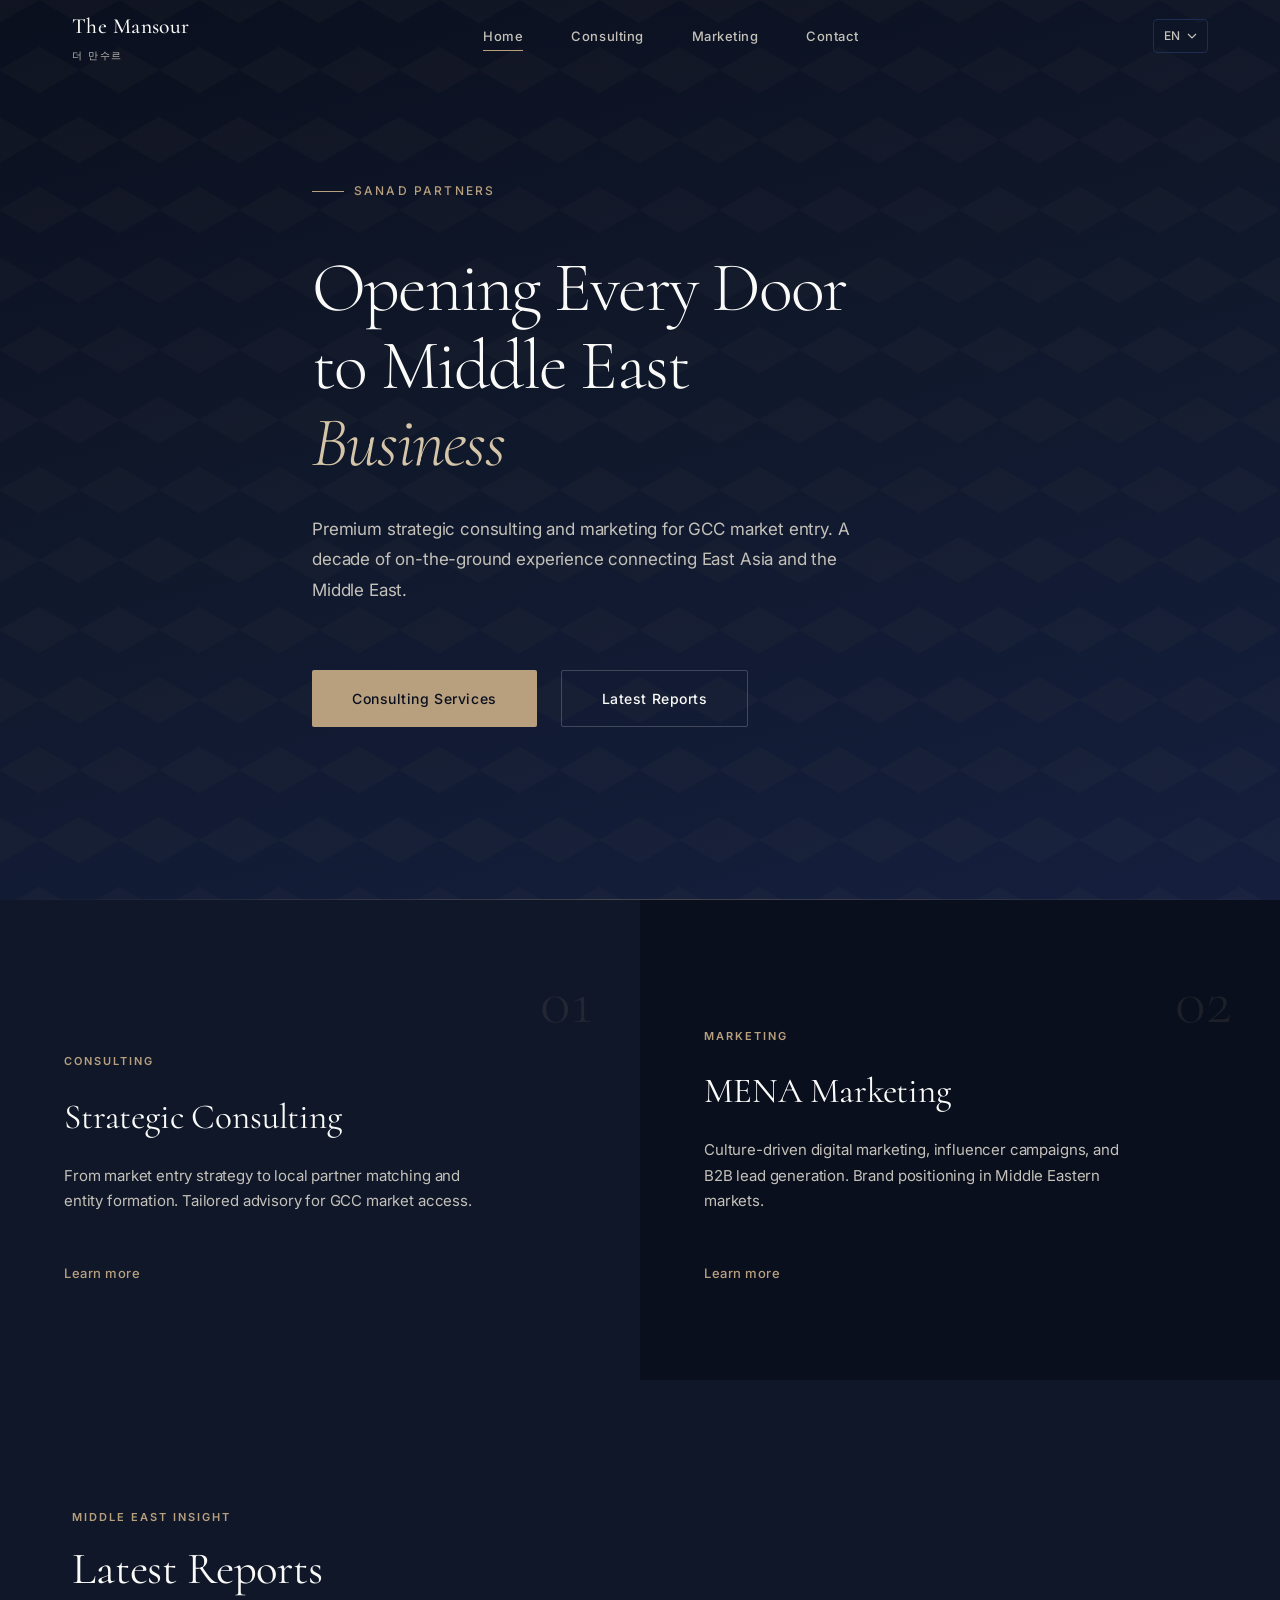
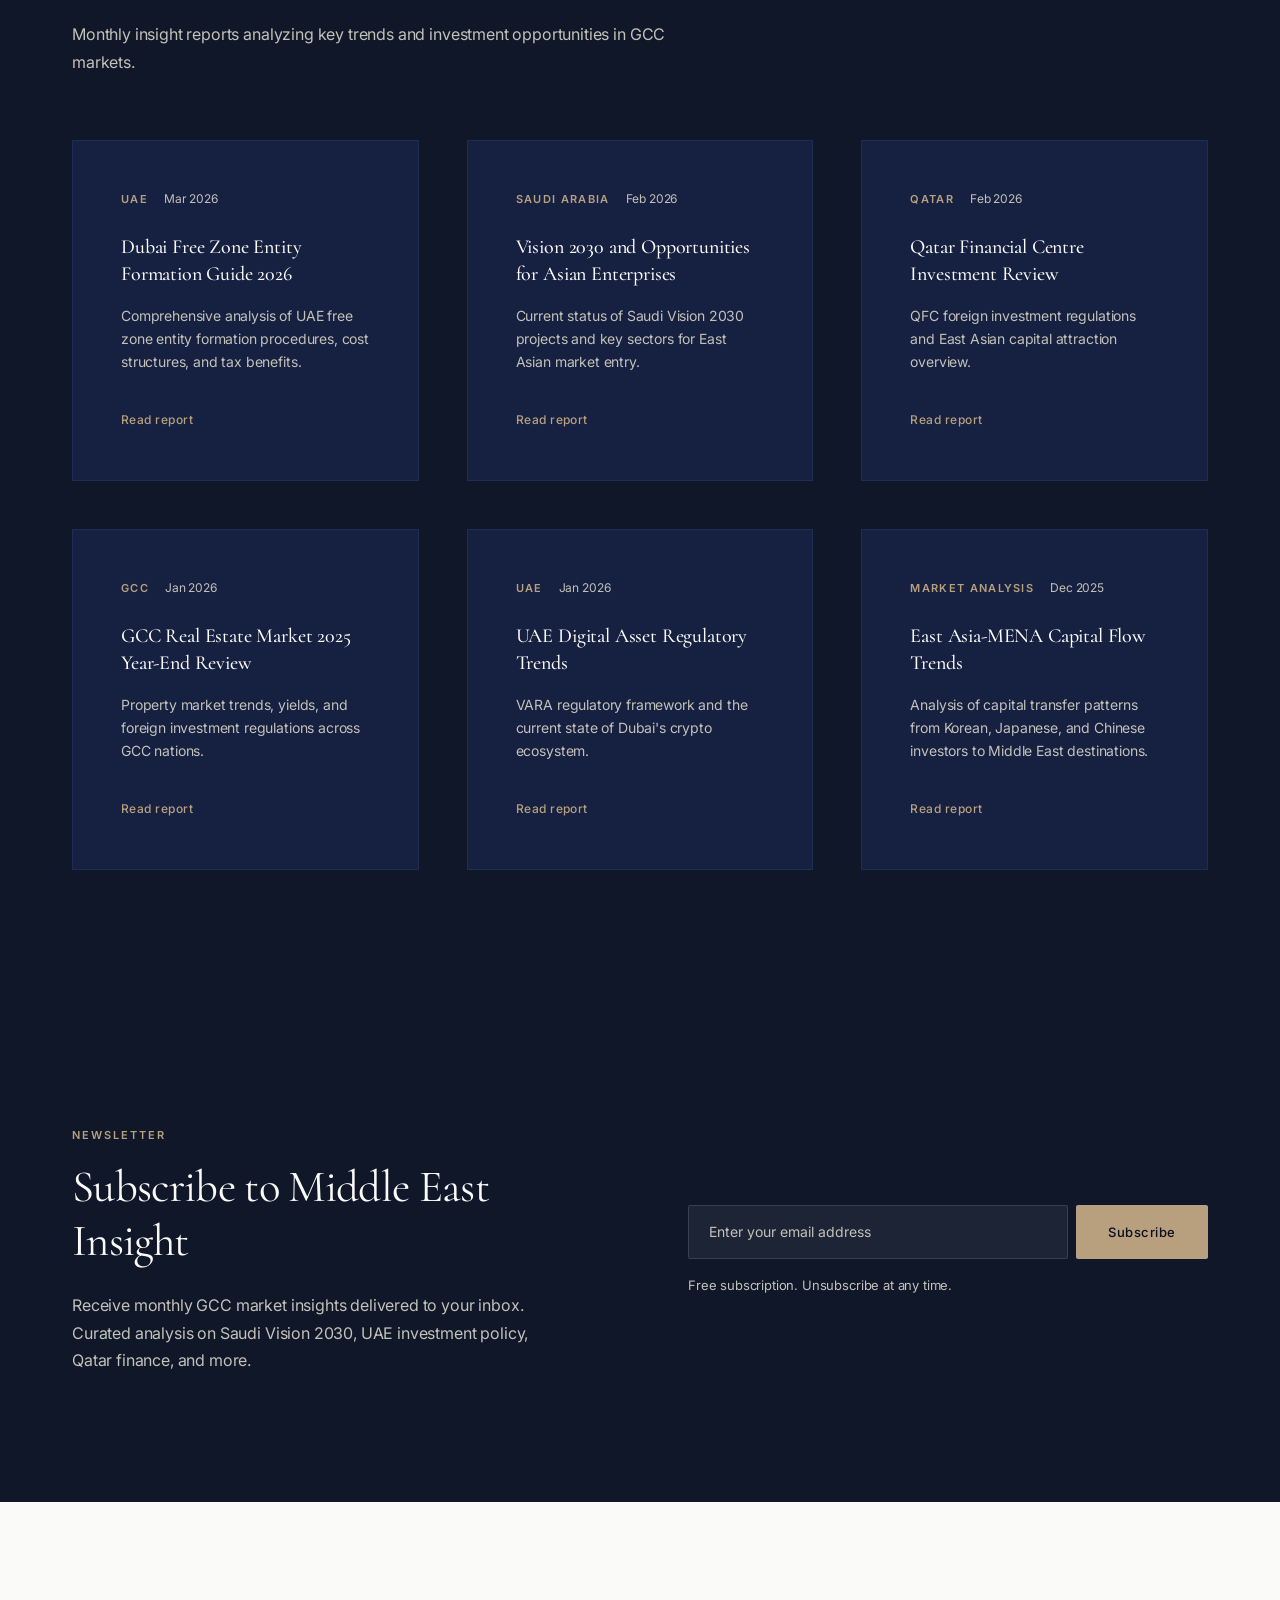
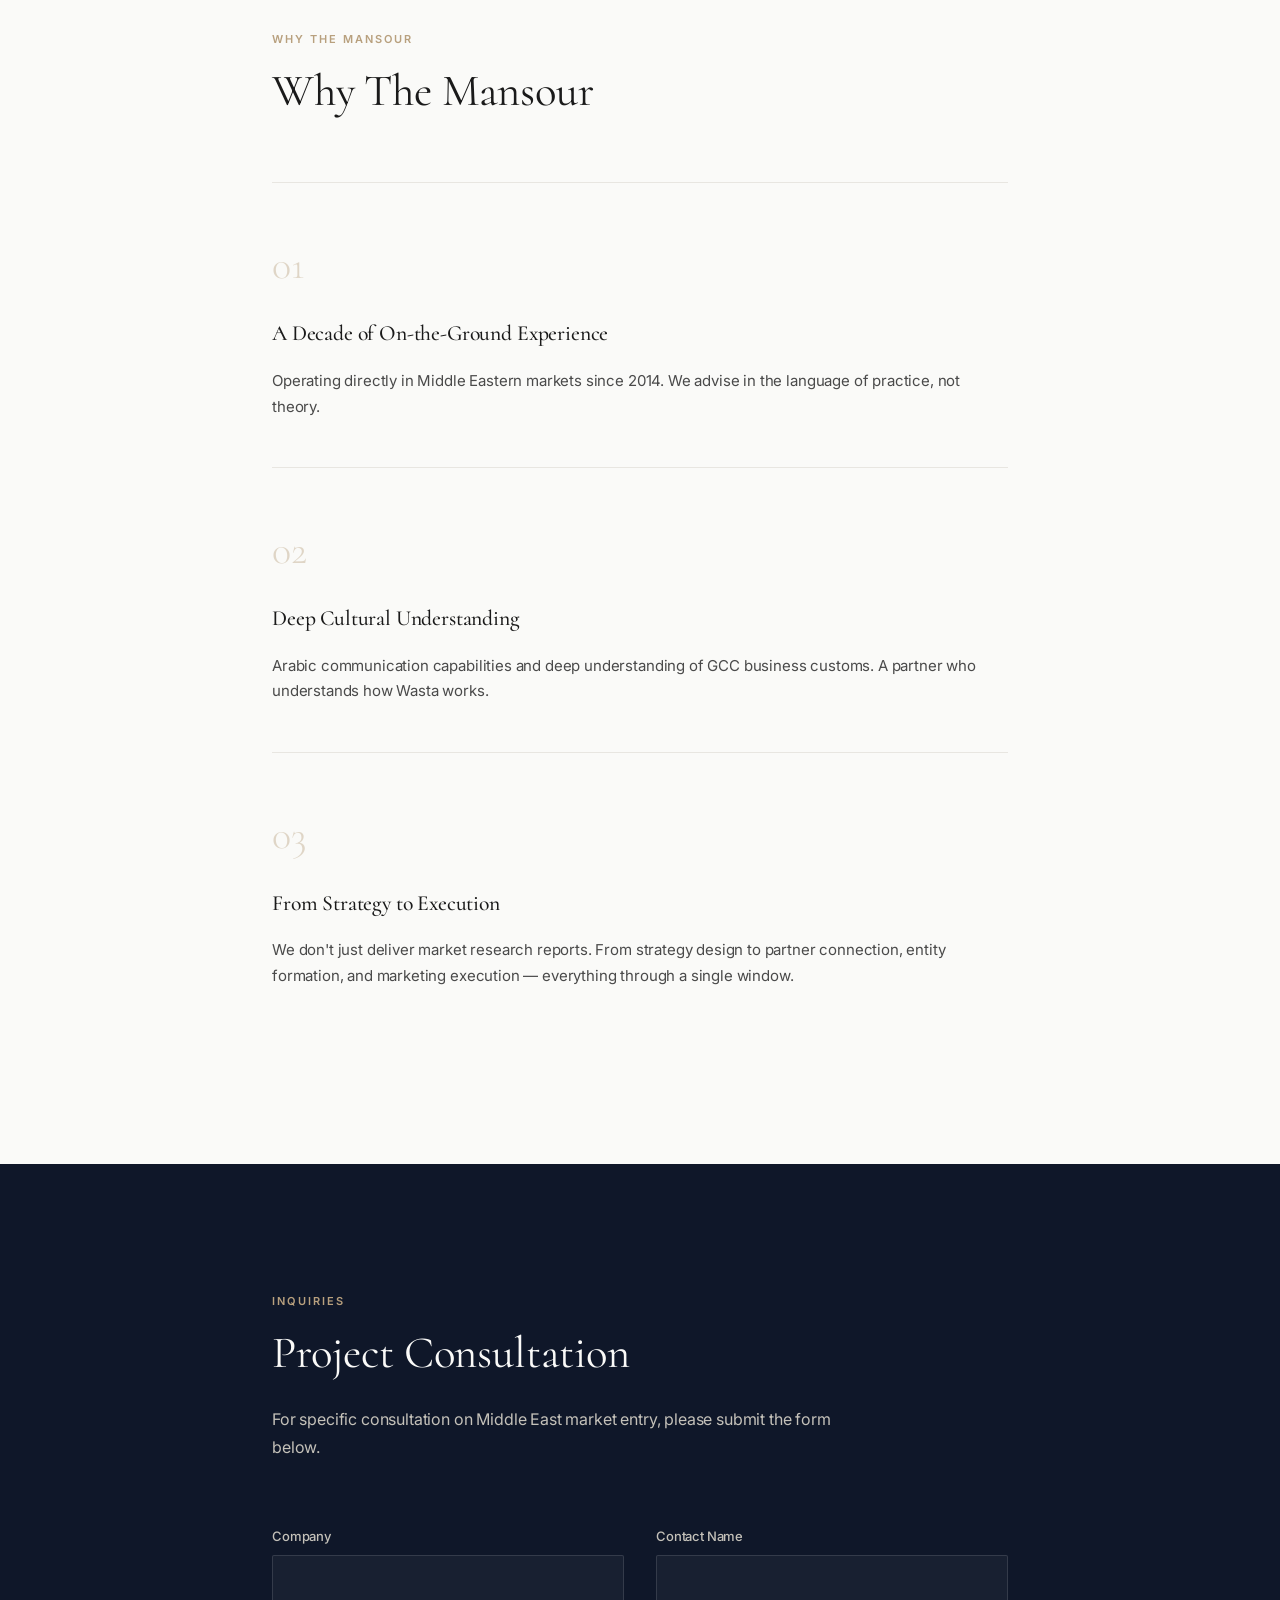
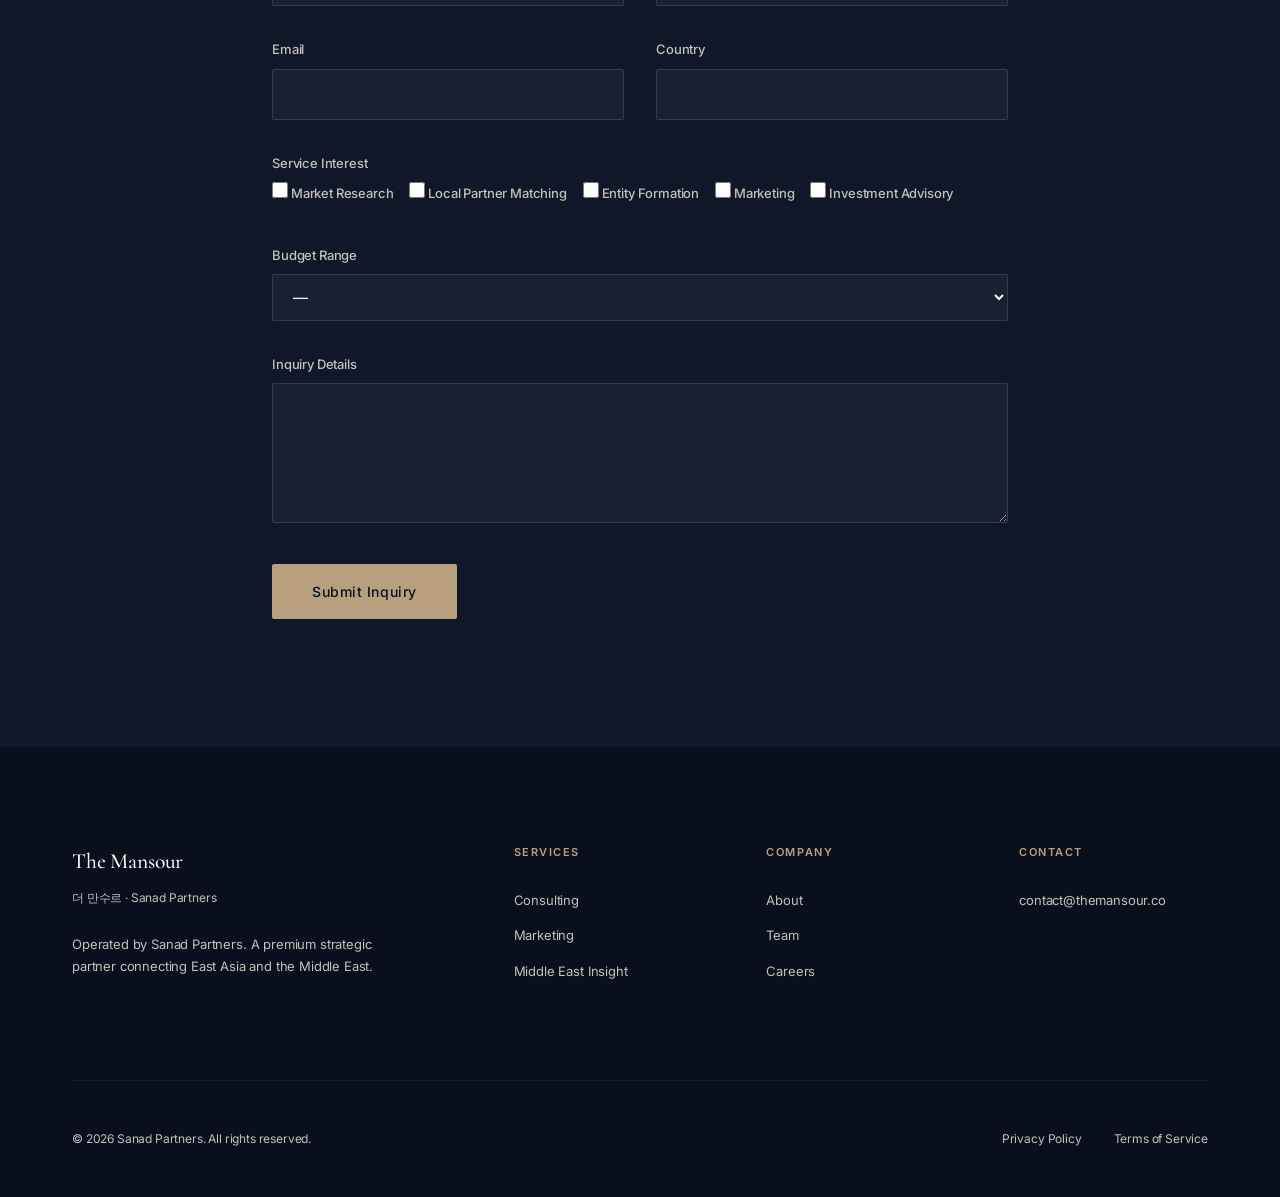
<file: index.html>
<!DOCTYPE html>
<html lang="ko" dir="ltr">
<head>
  <meta charset="UTF-8">
  <meta name="viewport" content="width=device-width, initial-scale=1.0">
  <title>The Mansour — 더 만수르 | 중동 비즈니스 전략 파트너</title>
  <meta name="description" content="GCC 시장 진출을 위한 프리미엄 전략 컨설팅과 마케팅 서비스. 현지 네트워크와 10년의 경험으로 동아시아와 중동을 잇습니다.">
  <meta property="og:title" content="The Mansour — 더 만수르">
  <meta property="og:description" content="중동 비즈니스의 모든 문을 여는 프리미엄 전략 파트너">
  <meta property="og:type" content="website">
  <meta property="og:url" content="https://themansour.co">
  <meta property="og:locale" content="ko_KR">
  <meta property="og:locale:alternate" content="en_US">
  <meta property="og:locale:alternate" content="ja_JP">
  <meta property="og:locale:alternate" content="zh_CN">
  <meta property="og:locale:alternate" content="ar_SA">
  <link rel="alternate" hreflang="ko" href="https://themansour.co/">
  <link rel="alternate" hreflang="en" href="https://themansour.co/">
  <link rel="alternate" hreflang="ja" href="https://themansour.co/">
  <link rel="alternate" hreflang="zh" href="https://themansour.co/">
  <link rel="alternate" hreflang="ar" href="https://themansour.co/">
  <link rel="alternate" hreflang="x-default" href="https://themansour.co/">
  <link rel="canonical" href="https://themansour.co/">
  <link rel="stylesheet" href="css/style.css">
</head>
<body>

  <!-- ====== HEADER ====== -->
  <header class="header header--dark" id="header">
    <div class="header__inner">
      <a href="index.html" class="header__logo">
        <div>
          <div class="header__logo-text">The Mansour</div>
          <div class="header__logo-sub">더 만수르</div>
        </div>
      </a>

      <nav class="header__nav" id="nav">
        <a href="index.html" class="header__nav-link active" data-i18n="nav_home">홈</a>
        <a href="consulting.html" class="header__nav-link" data-i18n="nav_consulting">컨설팅</a>
        <a href="marketing.html" class="header__nav-link" data-i18n="nav_marketing">마케팅</a>
        <a href="#inquiry" class="header__nav-link" data-i18n="nav_contact">문의</a>
      </nav>

      <div class="header__actions">
        <div class="lang-switcher">
          <button class="lang-switcher__btn" aria-label="Language">
            <span class="lang-switcher__current">KO</span>
            <svg width="10" height="6" viewBox="0 0 10 6" fill="none"><path d="M1 1L5 5L9 1" stroke="currentColor" stroke-width="1.2"/></svg>
          </button>
          <div class="lang-switcher__dropdown">
            <button class="lang-switcher__option active" data-lang="ko">한국어</button>
            <button class="lang-switcher__option" data-lang="en">English</button>
            <button class="lang-switcher__option" data-lang="ja">日本語</button>
            <button class="lang-switcher__option" data-lang="zh">中文</button>
            <button class="lang-switcher__option" data-lang="ar">العربية</button>
            <button class="lang-switcher__option" data-lang="tr">Türkçe</button>
            <button class="lang-switcher__option" data-lang="fa">فارسی</button>
            <button class="lang-switcher__option" data-lang="he">עברית</button>
          </div>
        </div>

        <button class="header__burger" id="burger" aria-label="Menu">
          <span></span><span></span><span></span>
        </button>
      </div>
    </div>
  </header>

  <!-- ====== HERO ====== -->
  <section class="hero">
    <div class="hero__bg">
      <div class="hero__pattern"></div>
    </div>
    <div class="container hero__content">
      <div class="hero__label" data-i18n="hero_label">Sanad Partners</div>
      <h1 class="hero__title" data-i18n="hero_title">
        중동 비즈니스의<br/>모든 문을 여는<br/><em>전략 파트너</em>
      </h1>
      <p class="hero__desc" data-i18n="hero_desc">
        GCC 시장 진출을 위한 프리미엄 전략 컨설팅과 마케팅 서비스. 현지 네트워크와 10년의 경험으로 동아시아와 중동을 잇습니다.
      </p>
      <div class="hero__actions">
        <a href="consulting.html" class="btn btn--primary btn--lg" data-i18n="hero_cta_consulting">컨설팅 서비스</a>
        <a href="#reports" class="btn btn--outline btn--lg" data-i18n="hero_cta_reports">
          최신 리포트 보기
        </a>
      </div>
    </div>
    <div class="hero__accent-line"></div>
  </section>

  <!-- ====== SERVICES SPLIT ====== -->
  <section class="services-split">
    <div class="service-card service-card--consulting">
      <div class="service-card__number">01</div>
      <div class="service-card__label" data-i18n="svc_consulting_label">Consulting</div>
      <h2 class="service-card__title" data-i18n="svc_consulting_title">Strategic Consulting</h2>
      <p class="service-card__desc" data-i18n="svc_consulting_desc">
        시장 진입 전략 수립부터 현지 파트너 매칭, 법인 설립까지. GCC 시장의 문을 여는 맞춤형 전략 자문.
      </p>
      <a href="consulting.html" class="service-card__link" data-i18n="svc_consulting_link">
        자세히 보기 <span class="btn__arrow">→</span>
      </a>
    </div>
    <div class="service-card service-card--marketing">
      <div class="service-card__number">02</div>
      <div class="service-card__label" data-i18n="svc_marketing_label">Marketing</div>
      <h2 class="service-card__title" data-i18n="svc_marketing_title">MENA Marketing</h2>
      <p class="service-card__desc" data-i18n="svc_marketing_desc">
        현지 문화에 기반한 디지털 마케팅, 인플루언서 캠페인, B2B 리드 생성. 중동 시장에서의 브랜드 포지셔닝.
      </p>
      <a href="marketing.html" class="service-card__link" data-i18n="svc_marketing_link">
        자세히 보기 <span class="btn__arrow">→</span>
      </a>
    </div>
  </section>

  <!-- ====== REPORTS ====== -->
  <section class="section section--dark" id="reports">
    <div class="container">
      <div class="section-header fade-in">
        <div class="section-header__label" data-i18n="reports_label">Middle East Insight</div>
        <h2 class="section-header__title" data-i18n="reports_title">최신 리포트</h2>
        <p class="section-header__desc" data-i18n="reports_desc">
          GCC 시장의 핵심 동향과 투자 기회를 분석한 월간 인사이트 리포트입니다.
        </p>
      </div>
      <div class="grid grid--3 stagger">
        <!-- Report 1 -->
        <div class="report-card">
          <div class="report-card__meta">
            <span class="report-card__category" data-i18n="report1_cat">UAE</span>
            <span class="report-card__date" data-i18n="report1_date">2026.03</span>
          </div>
          <h3 class="report-card__title" data-i18n="report1_title">두바이 프리존 법인 설립 가이드 2026</h3>
          <p class="report-card__summary" data-i18n="report1_summary">UAE 자유구역 내 법인 설립 절차, 비용 구조, 세제 혜택에 대한 종합 분석.</p>
          <a href="#" class="report-card__link" data-i18n="reports_read">리포트 보기 <span>→</span></a>
        </div>
        <!-- Report 2 -->
        <div class="report-card">
          <div class="report-card__meta">
            <span class="report-card__category" data-i18n="report2_cat">Saudi Arabia</span>
            <span class="report-card__date" data-i18n="report2_date">2026.02</span>
          </div>
          <h3 class="report-card__title" data-i18n="report2_title">비전 2030과 한국 기업의 기회</h3>
          <p class="report-card__summary" data-i18n="report2_summary">사우디 비전 2030 프로젝트 현황과 한국 기업이 진출 가능한 핵심 분야.</p>
          <a href="#" class="report-card__link" data-i18n="reports_read">리포트 보기 <span>→</span></a>
        </div>
        <!-- Report 3 -->
        <div class="report-card">
          <div class="report-card__meta">
            <span class="report-card__category" data-i18n="report3_cat">Qatar</span>
            <span class="report-card__date" data-i18n="report3_date">2026.02</span>
          </div>
          <h3 class="report-card__title" data-i18n="report3_title">카타르 금융센터(QFC) 투자 환경 리뷰</h3>
          <p class="report-card__summary" data-i18n="report3_summary">카타르 금융센터의 외국인 투자 규정과 동아시아 자본 유치 현황.</p>
          <a href="#" class="report-card__link" data-i18n="reports_read">리포트 보기 <span>→</span></a>
        </div>
        <!-- Report 4 -->
        <div class="report-card">
          <div class="report-card__meta">
            <span class="report-card__category" data-i18n="report4_cat">GCC</span>
            <span class="report-card__date" data-i18n="report4_date">2026.01</span>
          </div>
          <h3 class="report-card__title" data-i18n="report4_title">GCC 부동산 시장 2025년 결산</h3>
          <p class="report-card__summary" data-i18n="report4_summary">GCC 6개국의 부동산 시장 동향, 수익률, 외국인 투자 규정 비교.</p>
          <a href="#" class="report-card__link" data-i18n="reports_read">리포트 보기 <span>→</span></a>
        </div>
        <!-- Report 5 -->
        <div class="report-card">
          <div class="report-card__meta">
            <span class="report-card__category" data-i18n="report5_cat">UAE</span>
            <span class="report-card__date" data-i18n="report5_date">2026.01</span>
          </div>
          <h3 class="report-card__title" data-i18n="report5_title">UAE 디지털 자산 규제 동향</h3>
          <p class="report-card__summary" data-i18n="report5_summary">VARA 규제 프레임워크와 두바이 크립토 생태계의 현재와 전망.</p>
          <a href="#" class="report-card__link" data-i18n="reports_read">리포트 보기 <span>→</span></a>
        </div>
        <!-- Report 6 -->
        <div class="report-card">
          <div class="report-card__meta">
            <span class="report-card__category" data-i18n="report6_cat">Market Analysis</span>
            <span class="report-card__date" data-i18n="report6_date">2025.12</span>
          </div>
          <h3 class="report-card__title" data-i18n="report6_title">동아시아-MENA 자본 이동 트렌드</h3>
          <p class="report-card__summary" data-i18n="report6_summary">한국, 일본, 중국 자산가의 중동 자본 이전 동향과 주요 투자처 분석.</p>
          <a href="#" class="report-card__link" data-i18n="reports_read">리포트 보기 <span>→</span></a>
        </div>
      </div>
    </div>
  </section>

  <!-- ====== SUBSCRIBE ====== -->
  <section class="section subscribe-section">
    <div class="container">
      <div class="subscribe-section__inner">
        <div class="fade-in">
          <div class="section-header__label" data-i18n="subscribe_label">Newsletter</div>
          <h2 class="heading-lg" style="color: var(--text-on-dark); margin-bottom: var(--space-lg);" data-i18n="subscribe_title">Middle East Insight 구독</h2>
          <p class="body-md" style="color: var(--text-on-dark-muted); max-width: 480px;" data-i18n="subscribe_desc">
            매월 GCC 시장의 핵심 인사이트를 이메일로 전달합니다. 사우디 비전 2030, UAE 투자 정책, 카타르 금융 등 동아시아 기업과 투자자에게 필요한 정보를 선별하여 제공합니다.
          </p>
        </div>
        <div class="fade-in">
          <form id="subscribe-form" class="subscribe-form">
            <input type="email" name="email" class="subscribe-form__input" data-i18n="subscribe_placeholder" placeholder="이메일 주소를 입력하세요" required>
            <button type="submit" class="btn btn--primary" data-i18n="subscribe_btn">구독하기</button>
          </form>
          <p class="body-xs mt-md" style="color: var(--text-on-dark-muted);" data-i18n="subscribe_note">구독은 무료이며, 언제든지 해지할 수 있습니다.</p>
        </div>
      </div>
    </div>
  </section>

  <!-- ====== WHY THE MANSOUR ====== -->
  <section class="section" id="why">
    <div class="container container--narrow">
      <div class="section-header fade-in">
        <div class="section-header__label" data-i18n="why_label">Why The Mansour</div>
        <h2 class="section-header__title" data-i18n="why_title">왜 더 만수르인가</h2>
      </div>
      <div class="stagger">
        <div class="why-card">
          <div class="why-card__number">01</div>
          <h3 class="why-card__title" data-i18n="why1_title">10년의 현지 경험</h3>
          <p class="why-card__desc" data-i18n="why1_desc">2014년부터 중동 시장에서 직접 사업을 운영하며 축적한 실무 경험과 네트워크. 이론이 아닌 현장의 언어로 조언합니다.</p>
        </div>
        <div class="why-card">
          <div class="why-card__number">02</div>
          <h3 class="why-card__title" data-i18n="why2_title">문화에 대한 이해</h3>
          <p class="why-card__desc" data-i18n="why2_desc">아랍어 소통 역량과 GCC 비즈니스 관행에 대한 깊은 이해. 와스타(Wasta)의 작동 원리를 아는 파트너.</p>
        </div>
        <div class="why-card">
          <div class="why-card__number">03</div>
          <h3 class="why-card__title" data-i18n="why3_title">설계부터 실행까지</h3>
          <p class="why-card__desc" data-i18n="why3_desc">시장 조사 보고서만 던져주는 자문이 아닙니다. 전략 수립부터 현지 파트너 연결, 법인 설립, 마케팅 실행까지 하나의 창구에서 완결합니다.</p>
        </div>
      </div>
    </div>
  </section>

  <!-- ====== INQUIRY FORM ====== -->
  <section class="section section--dark" id="inquiry">
    <div class="container container--narrow">
      <div class="section-header fade-in">
        <div class="section-header__label" data-i18n="inquiry_label">상담 문의</div>
        <h2 class="section-header__title" data-i18n="inquiry_title">프로젝트 상담</h2>
        <p class="section-header__desc" data-i18n="inquiry_desc">중동 시장 진출에 대한 구체적인 상담이 필요하시면, 아래 양식을 통해 문의해 주세요.</p>
      </div>

      <form id="inquiry-form" class="fade-in">
        <div class="form-row">
          <div class="form-group">
            <label data-i18n="inquiry_company">회사명</label>
            <input type="text" name="company" class="form-input" required>
          </div>
          <div class="form-group">
            <label data-i18n="inquiry_name">담당자명</label>
            <input type="text" name="name" class="form-input" required>
          </div>
        </div>
        <div class="form-row">
          <div class="form-group">
            <label data-i18n="inquiry_email">이메일</label>
            <input type="email" name="email" class="form-input" required>
          </div>
          <div class="form-group">
            <label data-i18n="inquiry_country">국가</label>
            <input type="text" name="country" class="form-input">
          </div>
        </div>

        <div class="form-group">
          <label data-i18n="inquiry_service">관심 서비스</label>
          <div class="form-checkbox-group">
            <label class="form-checkbox">
              <input type="checkbox" name="service" value="market_research">
              <span data-i18n="inquiry_service_market">시장 조사</span>
            </label>
            <label class="form-checkbox">
              <input type="checkbox" name="service" value="partner_matching">
              <span data-i18n="inquiry_service_partner">현지 파트너 매칭</span>
            </label>
            <label class="form-checkbox">
              <input type="checkbox" name="service" value="entity_formation">
              <span data-i18n="inquiry_service_entity">법인 설립</span>
            </label>
            <label class="form-checkbox">
              <input type="checkbox" name="service" value="marketing">
              <span data-i18n="inquiry_service_marketing">마케팅</span>
            </label>
            <label class="form-checkbox">
              <input type="checkbox" name="service" value="investment">
              <span data-i18n="inquiry_service_investment">투자 자문</span>
            </label>
          </div>
        </div>

        <div class="form-group">
          <label data-i18n="inquiry_budget">예산 범위</label>
          <select name="budget" class="form-select">
            <option value="" disabled selected>—</option>
            <option value="under_10m" data-i18n="inquiry_budget_opt1">1천만 원 미만</option>
            <option value="10m_50m" data-i18n="inquiry_budget_opt2">1천만 ~ 5천만 원</option>
            <option value="50m_100m" data-i18n="inquiry_budget_opt3">5천만 ~ 1억 원</option>
            <option value="over_100m" data-i18n="inquiry_budget_opt4">1억 원 이상</option>
            <option value="tbd" data-i18n="inquiry_budget_opt5">논의 필요</option>
          </select>
        </div>

        <div class="form-group">
          <label data-i18n="inquiry_details">문의 내용</label>
          <textarea name="details" class="form-textarea"></textarea>
        </div>

        <button type="submit" class="btn btn--primary btn--lg" data-i18n="inquiry_submit">상담 신청</button>
      </form>
    </div>
  </section>

  <!-- ====== FOOTER ====== -->
  <footer class="footer">
    <div class="container">
      <div class="footer__grid">
        <div>
          <div class="footer__brand-name">The Mansour</div>
          <div class="footer__brand-sub">더 만수르 · Sanad Partners</div>
          <p class="footer__brand-desc" data-i18n="footer_desc">
            Operated by Sanad Partners. 동아시아와 중동을 잇는 프리미엄 전략 파트너.
          </p>
        </div>
        <div>
          <div class="footer__col-title" data-i18n="footer_services">서비스</div>
          <ul class="footer__links">
            <li><a href="consulting.html" data-i18n="nav_consulting">컨설팅</a></li>
            <li><a href="marketing.html" data-i18n="nav_marketing">마케팅</a></li>
            <li><a href="#reports">Middle East Insight</a></li>
          </ul>
        </div>
        <div>
          <div class="footer__col-title" data-i18n="footer_company">회사</div>
          <ul class="footer__links">
            <li><a href="#" data-i18n="footer_about">회사 소개</a></li>
            <li><a href="#" data-i18n="footer_team">팀</a></li>
            <li><a href="#" data-i18n="footer_careers">채용</a></li>
          </ul>
        </div>
        <div>
          <div class="footer__col-title" data-i18n="footer_contact_title">문의</div>
          <ul class="footer__links">
            <li><a href="mailto:contact@themansour.co" data-i18n="footer_email">contact@themansour.co</a></li>
          </ul>
        </div>
      </div>
      <div class="footer__bottom">
        <span class="footer__copyright">© 2026 Sanad Partners. All rights reserved.</span>
        <div class="footer__legal">
          <a href="#" data-i18n="footer_privacy">개인정보처리방침</a>
          <a href="#" data-i18n="footer_terms">이용약관</a>
        </div>
      </div>
    </div>
  </footer>

  <script src="js/i18n.js"></script>
  <script src="js/app.js"></script>
</body>
</html>
</file>
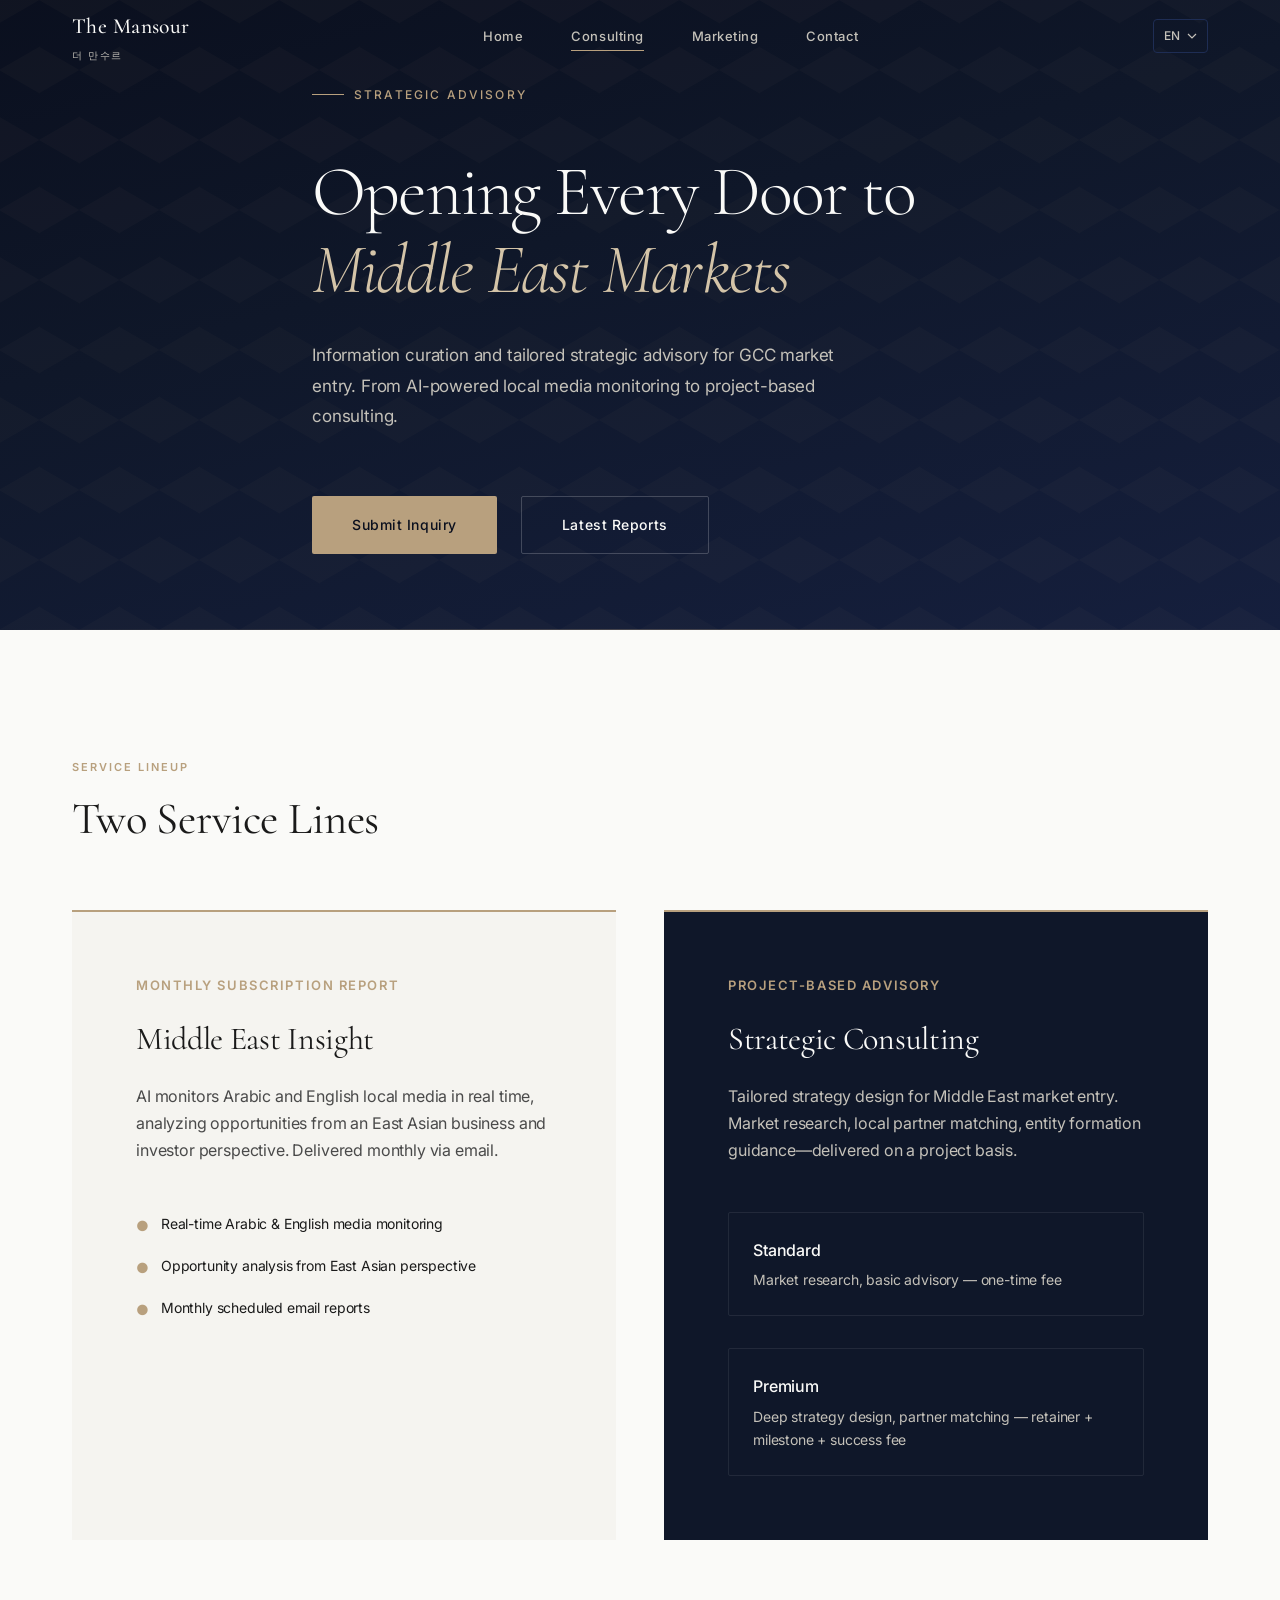
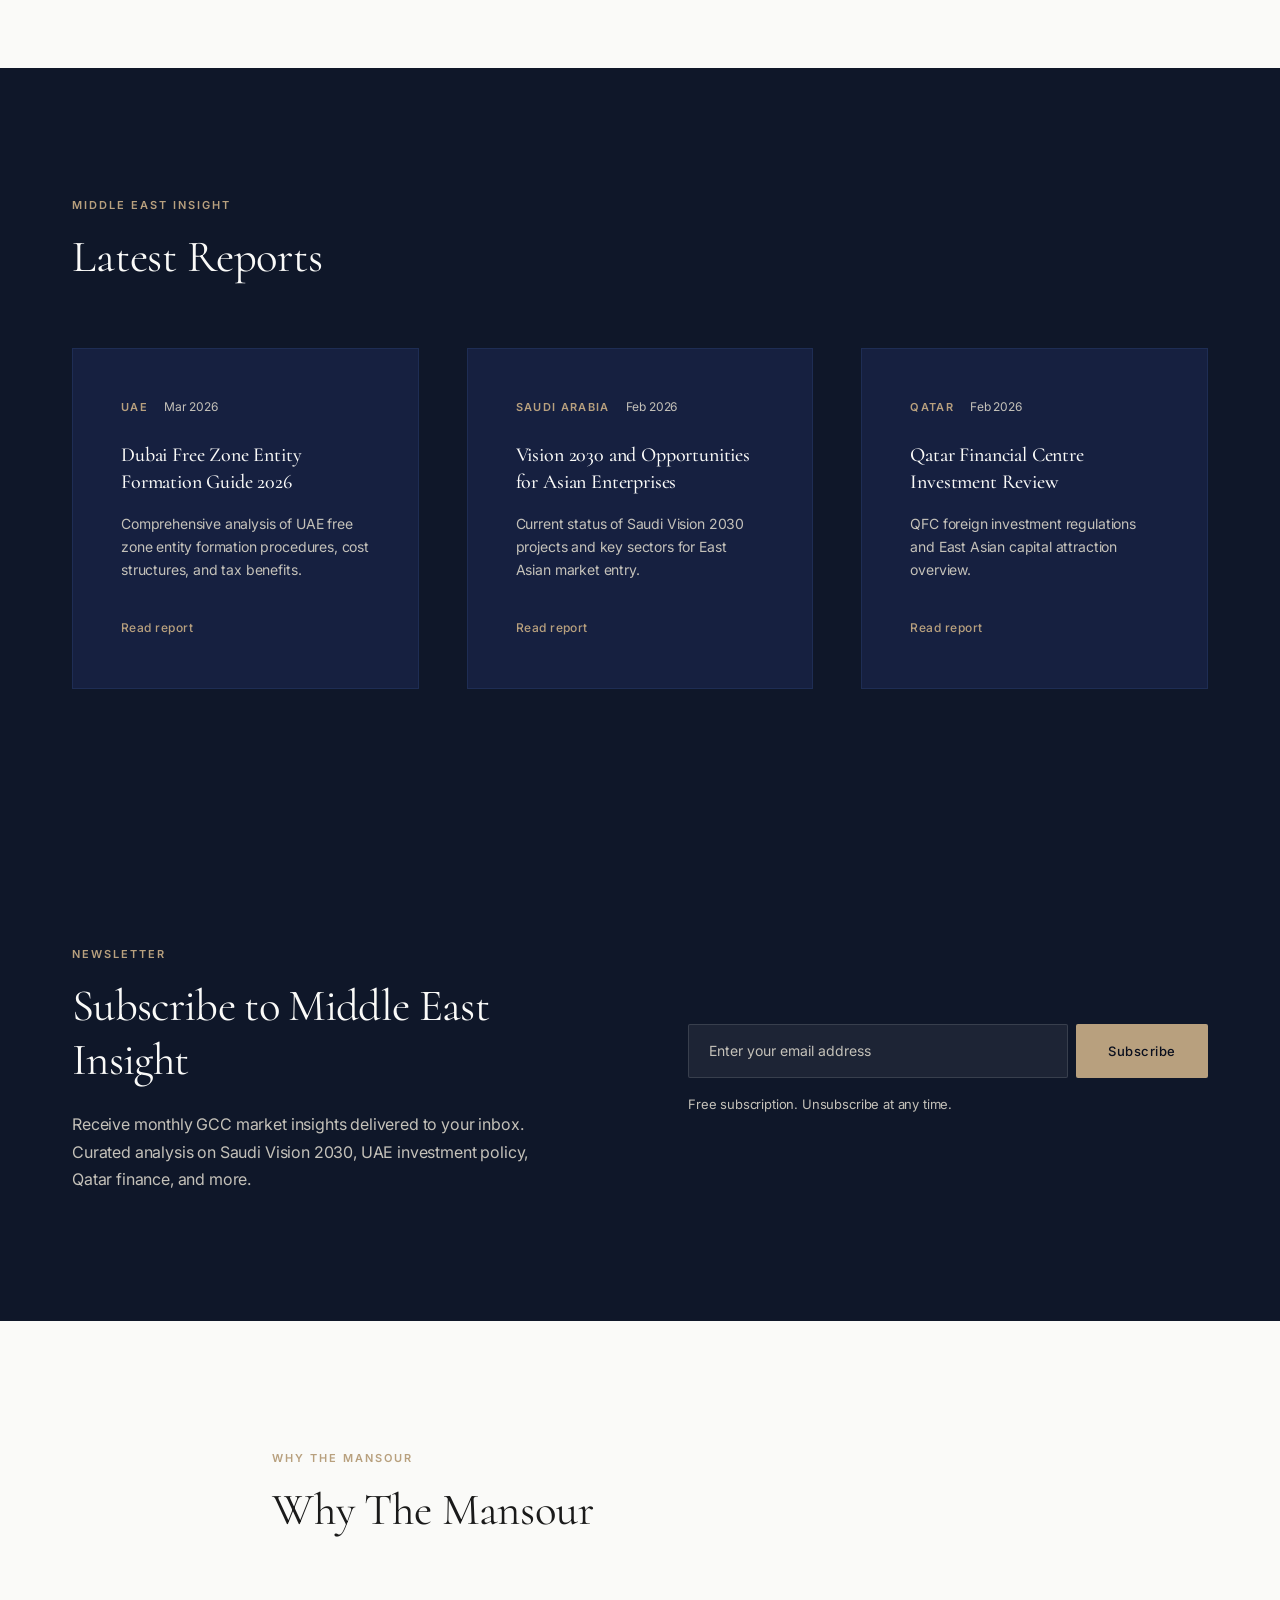
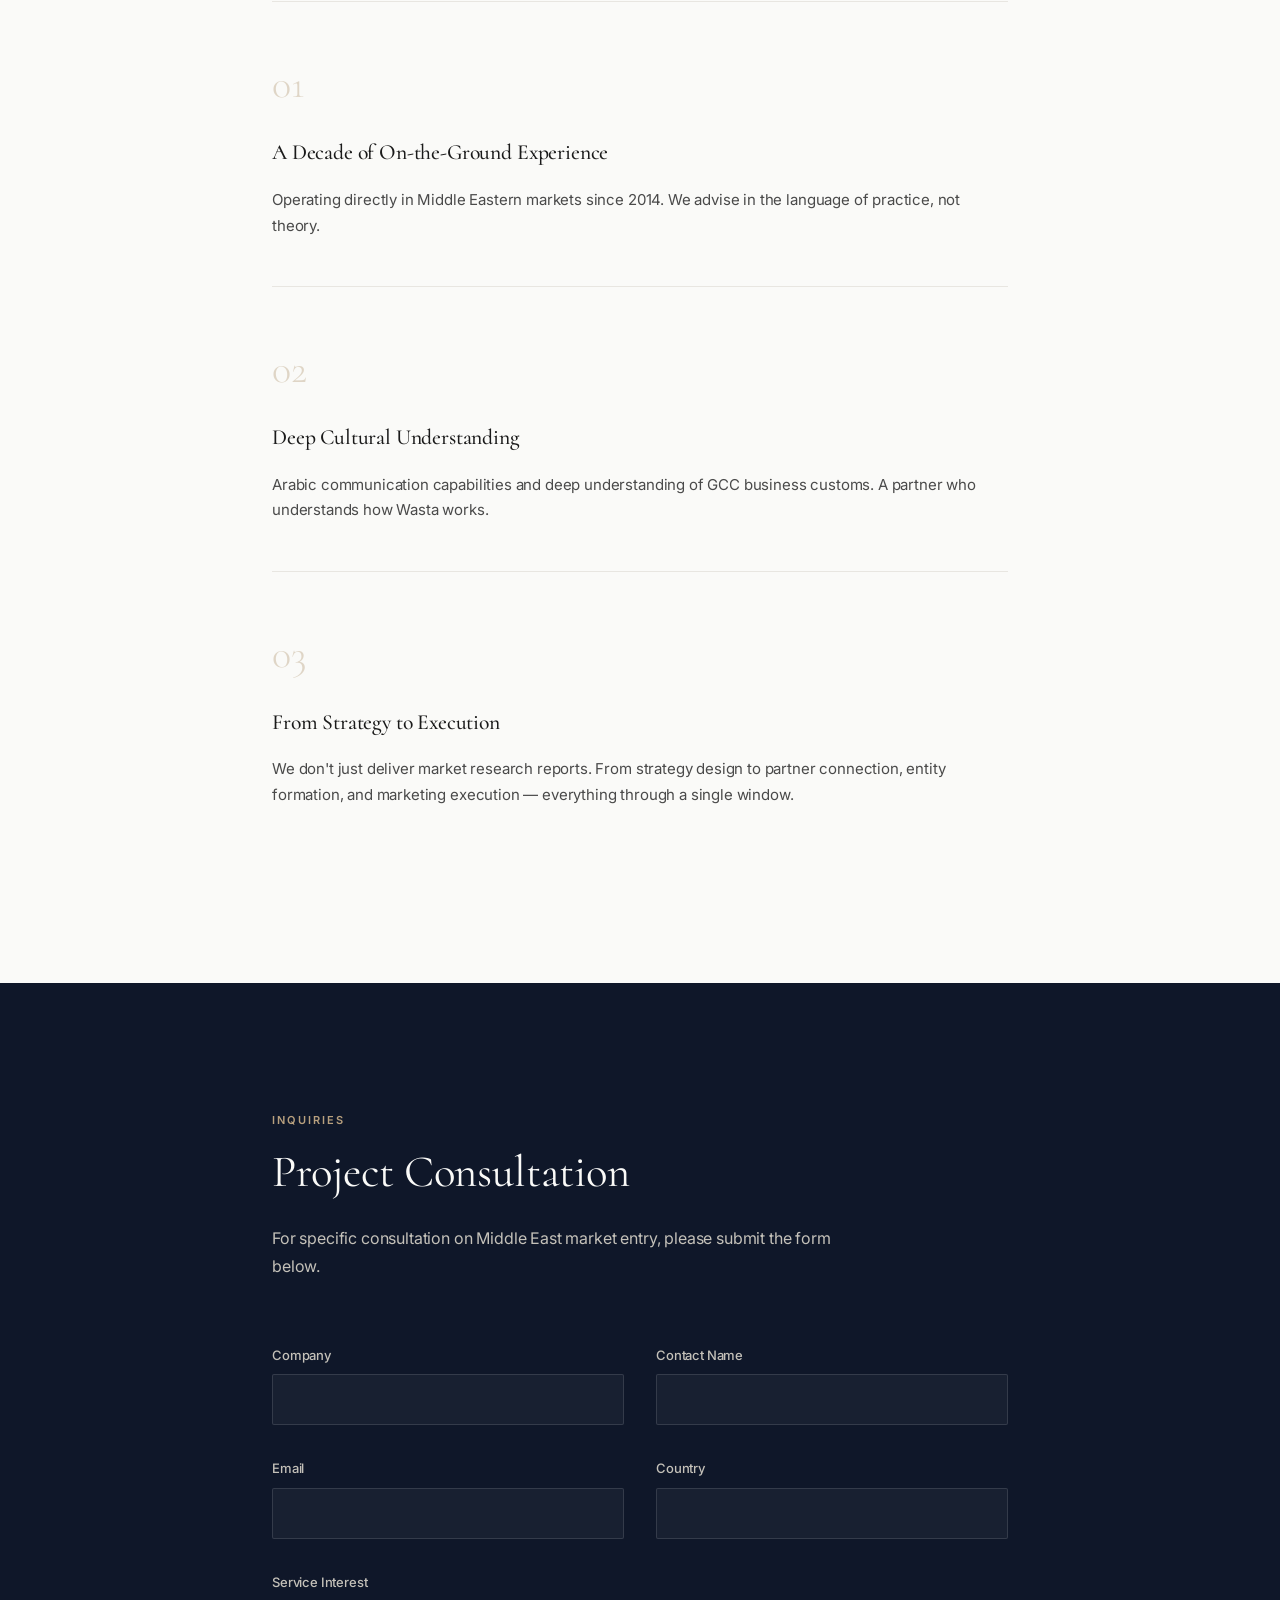
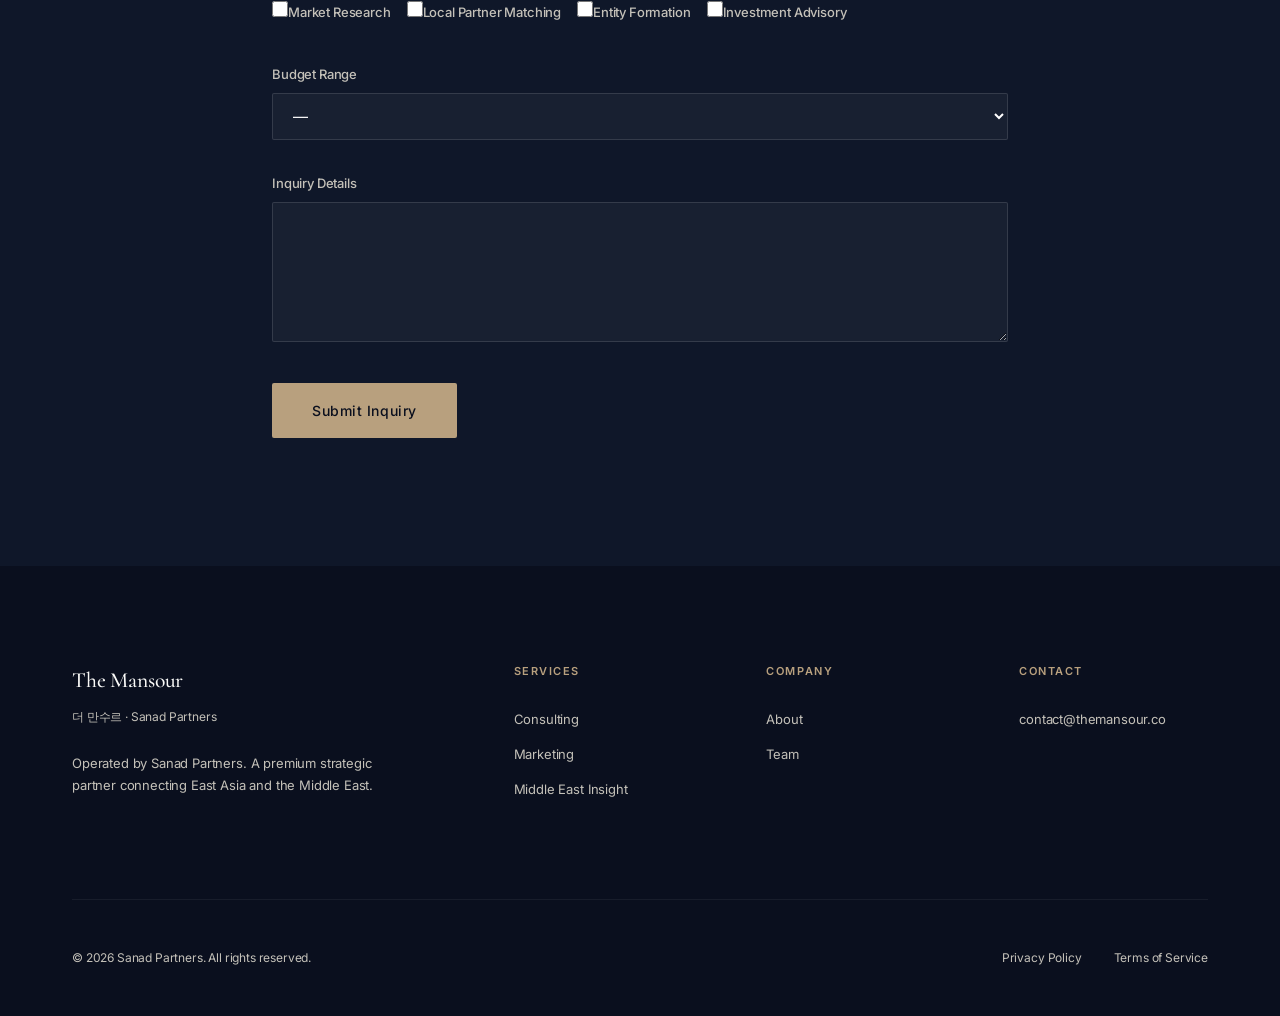
<file: consulting.html>
<!DOCTYPE html>
<html lang="ko" dir="ltr">
<head>
  <meta charset="UTF-8">
  <meta name="viewport" content="width=device-width, initial-scale=1.0">
  <title>Consulting — The Mansour | 전략 컨설팅</title>
  <meta name="description" content="GCC 시장 진출을 위한 프리미엄 전략 컨설팅. AI 기반 현지 매체 모니터링, 시장 조사, 파트너 매칭, 법인 설립 가이드.">
  <link rel="canonical" href="https://themansour.co/consulting.html">
  <link rel="stylesheet" href="css/style.css">
</head>
<body>

  <!-- ====== HEADER ====== -->
  <header class="header header--dark" id="header">
    <div class="header__inner">
      <a href="index.html" class="header__logo">
        <div>
          <div class="header__logo-text">The Mansour</div>
          <div class="header__logo-sub">더 만수르</div>
        </div>
      </a>
      <nav class="header__nav" id="nav">
        <a href="index.html" class="header__nav-link" data-i18n="nav_home">홈</a>
        <a href="consulting.html" class="header__nav-link active" data-i18n="nav_consulting">컨설팅</a>
        <a href="marketing.html" class="header__nav-link" data-i18n="nav_marketing">마케팅</a>
        <a href="#inquiry" class="header__nav-link" data-i18n="nav_contact">문의</a>
      </nav>
      <div class="header__actions">
        <div class="lang-switcher">
          <button class="lang-switcher__btn" aria-label="Language">
            <span class="lang-switcher__current">KO</span>
            <svg width="10" height="6" viewBox="0 0 10 6" fill="none"><path d="M1 1L5 5L9 1" stroke="currentColor" stroke-width="1.2"/></svg>
          </button>
          <div class="lang-switcher__dropdown">
            <button class="lang-switcher__option active" data-lang="ko">한국어</button>
            <button class="lang-switcher__option" data-lang="en">English</button>
            <button class="lang-switcher__option" data-lang="ja">日本語</button>
            <button class="lang-switcher__option" data-lang="zh">中文</button>
            <button class="lang-switcher__option" data-lang="ar">العربية</button>
            <button class="lang-switcher__option" data-lang="tr">Türkçe</button>
            <button class="lang-switcher__option" data-lang="fa">فارسی</button>
            <button class="lang-switcher__option" data-lang="he">עברית</button>
          </div>
        </div>
        <button class="header__burger" id="burger" aria-label="Menu">
          <span></span><span></span><span></span>
        </button>
      </div>
    </div>
  </header>

  <!-- ====== HERO ====== -->
  <section class="hero" style="min-height: 70vh;">
    <div class="hero__bg">
      <div class="hero__pattern"></div>
    </div>
    <div class="container hero__content">
      <div class="hero__label" data-i18n="con_hero_label">Strategic Advisory</div>
      <h1 class="hero__title" data-i18n="con_hero_title">
        중동 시장의 문을 여는<br/><em>전략 컨설팅</em>
      </h1>
      <p class="hero__desc" data-i18n="con_hero_desc">
        GCC 시장 진출을 위한 정보 큐레이션과 맞춤형 전략 자문. AI 기반 현지 매체 모니터링부터 프로젝트형 컨설팅까지.
      </p>
      <div class="hero__actions">
        <a href="#inquiry" class="btn btn--primary btn--lg" data-i18n="inquiry_submit">상담 신청</a>
        <a href="#reports" class="btn btn--outline btn--lg" data-i18n="hero_cta_reports">최신 리포트 보기</a>
      </div>
    </div>
    <div class="hero__accent-line"></div>
  </section>

  <!-- ====== SERVICE LINEUP ====== -->
  <section class="section">
    <div class="container">
      <div class="section-header fade-in">
        <div class="section-header__label" data-i18n="con_svc_label">서비스 라인업</div>
        <h2 class="section-header__title" data-i18n="con_svc_title">두 가지 서비스</h2>
      </div>

      <div class="grid grid--2 stagger">
        <!-- Middle East Insight -->
        <div style="padding: var(--space-3xl); background: var(--bg-secondary); border-top: 2px solid var(--gold-muted);">
          <div class="heading-sm text-gold mb-lg" data-i18n="con_insight_sub">구독형 월간 리포트</div>
          <h3 class="heading-md mb-lg" data-i18n="con_insight_title">Middle East Insight</h3>
          <p class="body-md text-muted mb-2xl" data-i18n="con_insight_desc">
            AI가 아랍어·영어 현지 매체를 실시간 모니터링하고, 한국 기업 및 투자자 관점에서 기회 요인을 분석합니다. 매월 정해진 일시에 이메일로 발송됩니다.
          </p>
          <div style="display: flex; flex-direction: column; gap: var(--space-md);">
            <div style="display: flex; align-items: flex-start; gap: 12px;">
              <span style="color: var(--gold-muted); font-size: 0.875rem; flex-shrink: 0; margin-top: 2px;">●</span>
              <span class="body-sm" data-i18n="con_insight_f1">아랍어·영어 매체 실시간 모니터링</span>
            </div>
            <div style="display: flex; align-items: flex-start; gap: 12px;">
              <span style="color: var(--gold-muted); font-size: 0.875rem; flex-shrink: 0; margin-top: 2px;">●</span>
              <span class="body-sm" data-i18n="con_insight_f2">동아시아 기업 관점의 기회 분석</span>
            </div>
            <div style="display: flex; align-items: flex-start; gap: 12px;">
              <span style="color: var(--gold-muted); font-size: 0.875rem; flex-shrink: 0; margin-top: 2px;">●</span>
              <span class="body-sm" data-i18n="con_insight_f3">월간 정기 이메일 리포트</span>
            </div>
          </div>
        </div>

        <!-- Strategic Consulting -->
        <div style="padding: var(--space-3xl); background: var(--navy-900); color: var(--text-on-dark); border-top: 2px solid var(--gold-muted);">
          <div class="heading-sm text-gold mb-lg" data-i18n="con_strategic_sub">프로젝트형 전략 자문</div>
          <h3 class="heading-md mb-lg" data-i18n="con_strategic_title">Strategic Consulting</h3>
          <p class="body-md mb-2xl" style="color: var(--text-on-dark-muted);" data-i18n="con_strategic_desc">
            중동 시장 진입을 위한 맞춤형 전략 설계. 시장 조사, 현지 파트너 매칭, 법인 설립 가이드 등 프로젝트 단위로 진행됩니다.
          </p>
          <div style="display: flex; flex-direction: column; gap: var(--space-xl);">
            <div style="padding: var(--space-lg); border: 1px solid rgba(255,255,255,0.08); border-radius: 2px;">
              <div class="body-md" style="font-weight: 500; margin-bottom: 4px;" data-i18n="con_strategic_f1_title">Standard</div>
              <div class="body-sm" style="color: var(--text-on-dark-muted);" data-i18n="con_strategic_f1_desc">시장 조사, 기본 자문 — 일회성 자문료</div>
            </div>
            <div style="padding: var(--space-lg); border: 1px solid rgba(255,255,255,0.08); border-radius: 2px;">
              <div class="body-md" style="font-weight: 500; margin-bottom: 4px;" data-i18n="con_strategic_f2_title">Premium</div>
              <div class="body-sm" style="color: var(--text-on-dark-muted);" data-i18n="con_strategic_f2_desc">심층 전략 설계, 파트너 매칭 — 착수금·중도금·성공보수</div>
            </div>
          </div>
        </div>
      </div>
    </div>
  </section>

  <!-- ====== REPORTS ====== -->
  <section class="section section--dark" id="reports">
    <div class="container">
      <div class="section-header fade-in">
        <div class="section-header__label" data-i18n="reports_label">Middle East Insight</div>
        <h2 class="section-header__title" data-i18n="reports_title">최신 리포트</h2>
      </div>
      <div class="grid grid--3 stagger">
        <div class="report-card">
          <div class="report-card__meta">
            <span class="report-card__category" data-i18n="report1_cat">UAE</span>
            <span class="report-card__date" data-i18n="report1_date">2026.03</span>
          </div>
          <h3 class="report-card__title" data-i18n="report1_title">두바이 프리존 법인 설립 가이드 2026</h3>
          <p class="report-card__summary" data-i18n="report1_summary">UAE 자유구역 내 법인 설립 절차, 비용 구조, 세제 혜택에 대한 종합 분석.</p>
          <a href="#" class="report-card__link" data-i18n="reports_read">리포트 보기 <span>→</span></a>
        </div>
        <div class="report-card">
          <div class="report-card__meta">
            <span class="report-card__category" data-i18n="report2_cat">Saudi Arabia</span>
            <span class="report-card__date" data-i18n="report2_date">2026.02</span>
          </div>
          <h3 class="report-card__title" data-i18n="report2_title">비전 2030과 한국 기업의 기회</h3>
          <p class="report-card__summary" data-i18n="report2_summary">사우디 비전 2030 프로젝트 현황과 한국 기업이 진출 가능한 핵심 분야.</p>
          <a href="#" class="report-card__link" data-i18n="reports_read">리포트 보기 <span>→</span></a>
        </div>
        <div class="report-card">
          <div class="report-card__meta">
            <span class="report-card__category" data-i18n="report3_cat">Qatar</span>
            <span class="report-card__date" data-i18n="report3_date">2026.02</span>
          </div>
          <h3 class="report-card__title" data-i18n="report3_title">카타르 금융센터(QFC) 투자 환경 리뷰</h3>
          <p class="report-card__summary" data-i18n="report3_summary">카타르 금융센터의 외국인 투자 규정과 동아시아 자본 유치 현황.</p>
          <a href="#" class="report-card__link" data-i18n="reports_read">리포트 보기 <span>→</span></a>
        </div>
      </div>
    </div>
  </section>

  <!-- ====== SUBSCRIBE ====== -->
  <section class="section subscribe-section">
    <div class="container">
      <div class="subscribe-section__inner">
        <div class="fade-in">
          <div class="section-header__label" data-i18n="subscribe_label">Newsletter</div>
          <h2 class="heading-lg" style="color: var(--text-on-dark); margin-bottom: var(--space-lg);" data-i18n="subscribe_title">Middle East Insight 구독</h2>
          <p class="body-md" style="color: var(--text-on-dark-muted); max-width: 480px;" data-i18n="subscribe_desc">
            매월 GCC 시장의 핵심 인사이트를 이메일로 전달합니다.
          </p>
        </div>
        <div class="fade-in">
          <form id="subscribe-form" class="subscribe-form">
            <input type="email" name="email" class="subscribe-form__input" data-i18n="subscribe_placeholder" placeholder="이메일 주소를 입력하세요" required>
            <button type="submit" class="btn btn--primary" data-i18n="subscribe_btn">구독하기</button>
          </form>
          <p class="body-xs mt-md" style="color: var(--text-on-dark-muted);" data-i18n="subscribe_note">구독은 무료이며, 언제든지 해지할 수 있습니다.</p>
        </div>
      </div>
    </div>
  </section>

  <!-- ====== WHY ====== -->
  <section class="section" id="why">
    <div class="container container--narrow">
      <div class="section-header fade-in">
        <div class="section-header__label" data-i18n="why_label">Why The Mansour</div>
        <h2 class="section-header__title" data-i18n="why_title">왜 더 만수르인가</h2>
      </div>
      <div class="stagger">
        <div class="why-card">
          <div class="why-card__number">01</div>
          <h3 class="why-card__title" data-i18n="why1_title">10년의 현지 경험</h3>
          <p class="why-card__desc" data-i18n="why1_desc">2014년부터 중동 시장에서 직접 사업을 운영하며 축적한 실무 경험과 네트워크.</p>
        </div>
        <div class="why-card">
          <div class="why-card__number">02</div>
          <h3 class="why-card__title" data-i18n="why2_title">문화에 대한 이해</h3>
          <p class="why-card__desc" data-i18n="why2_desc">아랍어 소통 역량과 GCC 비즈니스 관행에 대한 깊은 이해.</p>
        </div>
        <div class="why-card">
          <div class="why-card__number">03</div>
          <h3 class="why-card__title" data-i18n="why3_title">설계부터 실행까지</h3>
          <p class="why-card__desc" data-i18n="why3_desc">전략 수립부터 현지 파트너 연결, 법인 설립, 마케팅 실행까지 하나의 창구.</p>
        </div>
      </div>
    </div>
  </section>

  <!-- ====== INQUIRY ====== -->
  <section class="section section--dark" id="inquiry">
    <div class="container container--narrow">
      <div class="section-header fade-in">
        <div class="section-header__label" data-i18n="inquiry_label">상담 문의</div>
        <h2 class="section-header__title" data-i18n="inquiry_title">프로젝트 상담</h2>
        <p class="section-header__desc" data-i18n="inquiry_desc">중동 시장 진출에 대한 구체적인 상담이 필요하시면, 아래 양식을 통해 문의해 주세요.</p>
      </div>
      <form id="inquiry-form" class="fade-in">
        <div class="form-row">
          <div class="form-group">
            <label data-i18n="inquiry_company">회사명</label>
            <input type="text" name="company" class="form-input" required>
          </div>
          <div class="form-group">
            <label data-i18n="inquiry_name">담당자명</label>
            <input type="text" name="name" class="form-input" required>
          </div>
        </div>
        <div class="form-row">
          <div class="form-group">
            <label data-i18n="inquiry_email">이메일</label>
            <input type="email" name="email" class="form-input" required>
          </div>
          <div class="form-group">
            <label data-i18n="inquiry_country">국가</label>
            <input type="text" name="country" class="form-input">
          </div>
        </div>
        <div class="form-group">
          <label data-i18n="inquiry_service">관심 서비스</label>
          <div class="form-checkbox-group">
            <label class="form-checkbox"><input type="checkbox" name="service" value="market_research"><span data-i18n="inquiry_service_market">시장 조사</span></label>
            <label class="form-checkbox"><input type="checkbox" name="service" value="partner_matching"><span data-i18n="inquiry_service_partner">현지 파트너 매칭</span></label>
            <label class="form-checkbox"><input type="checkbox" name="service" value="entity_formation"><span data-i18n="inquiry_service_entity">법인 설립</span></label>
            <label class="form-checkbox"><input type="checkbox" name="service" value="investment"><span data-i18n="inquiry_service_investment">투자 자문</span></label>
          </div>
        </div>
        <div class="form-group">
          <label data-i18n="inquiry_budget">예산 범위</label>
          <select name="budget" class="form-select">
            <option value="" disabled selected>—</option>
            <option value="under_10m">1천만 원 미만</option>
            <option value="10m_50m">1천만 ~ 5천만 원</option>
            <option value="50m_100m">5천만 ~ 1억 원</option>
            <option value="over_100m">1억 원 이상</option>
            <option value="tbd">논의 필요</option>
          </select>
        </div>
        <div class="form-group">
          <label data-i18n="inquiry_details">문의 내용</label>
          <textarea name="details" class="form-textarea"></textarea>
        </div>
        <button type="submit" class="btn btn--primary btn--lg" data-i18n="inquiry_submit">상담 신청</button>
      </form>
    </div>
  </section>

  <!-- ====== FOOTER ====== -->
  <footer class="footer">
    <div class="container">
      <div class="footer__grid">
        <div>
          <div class="footer__brand-name">The Mansour</div>
          <div class="footer__brand-sub">더 만수르 · Sanad Partners</div>
          <p class="footer__brand-desc" data-i18n="footer_desc">Operated by Sanad Partners.</p>
        </div>
        <div>
          <div class="footer__col-title" data-i18n="footer_services">서비스</div>
          <ul class="footer__links">
            <li><a href="consulting.html" data-i18n="nav_consulting">컨설팅</a></li>
            <li><a href="marketing.html" data-i18n="nav_marketing">마케팅</a></li>
            <li><a href="#reports">Middle East Insight</a></li>
          </ul>
        </div>
        <div>
          <div class="footer__col-title" data-i18n="footer_company">회사</div>
          <ul class="footer__links">
            <li><a href="#" data-i18n="footer_about">회사 소개</a></li>
            <li><a href="#" data-i18n="footer_team">팀</a></li>
          </ul>
        </div>
        <div>
          <div class="footer__col-title" data-i18n="footer_contact_title">문의</div>
          <ul class="footer__links">
            <li><a href="mailto:contact@themansour.co">contact@themansour.co</a></li>
          </ul>
        </div>
      </div>
      <div class="footer__bottom">
        <span class="footer__copyright">© 2026 Sanad Partners. All rights reserved.</span>
        <div class="footer__legal">
          <a href="#" data-i18n="footer_privacy">개인정보처리방침</a>
          <a href="#" data-i18n="footer_terms">이용약관</a>
        </div>
      </div>
    </div>
  </footer>

  <script src="js/i18n.js"></script>
  <script src="js/app.js"></script>
</body>
</html>
</file>
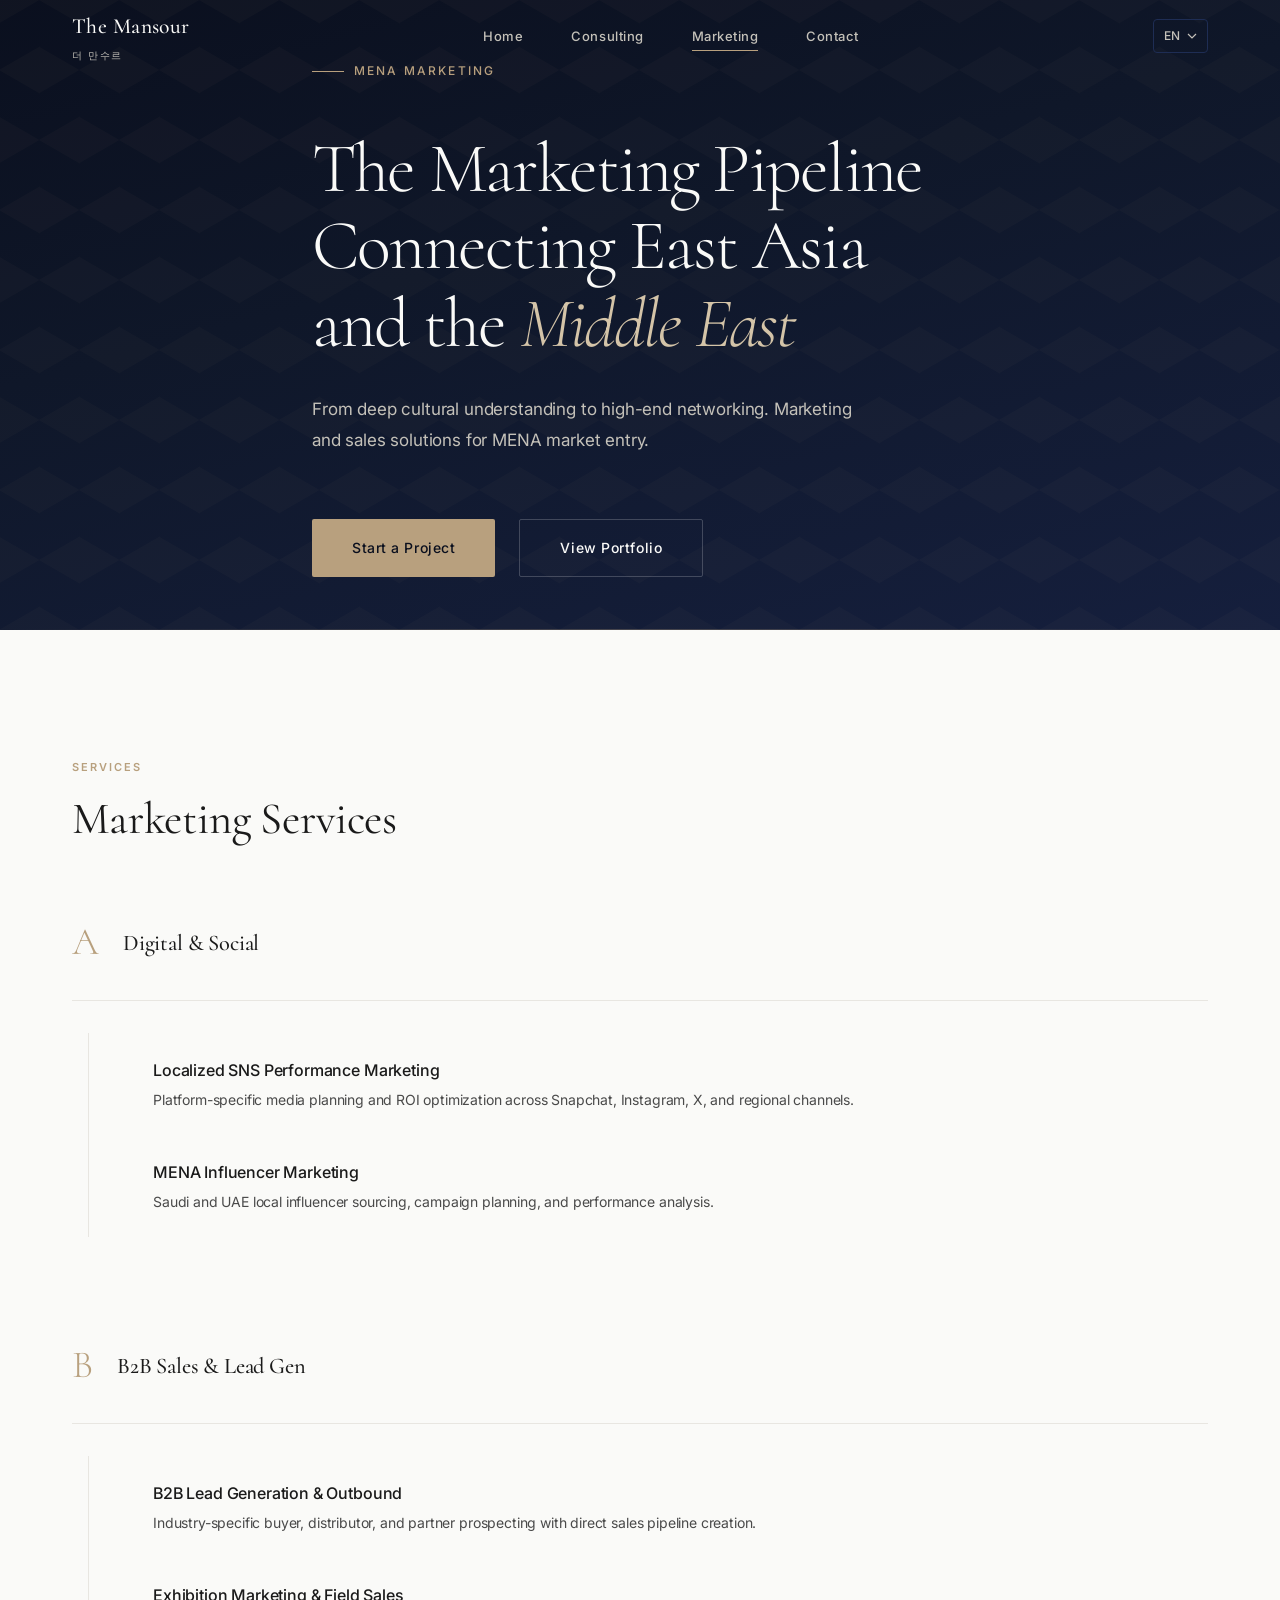
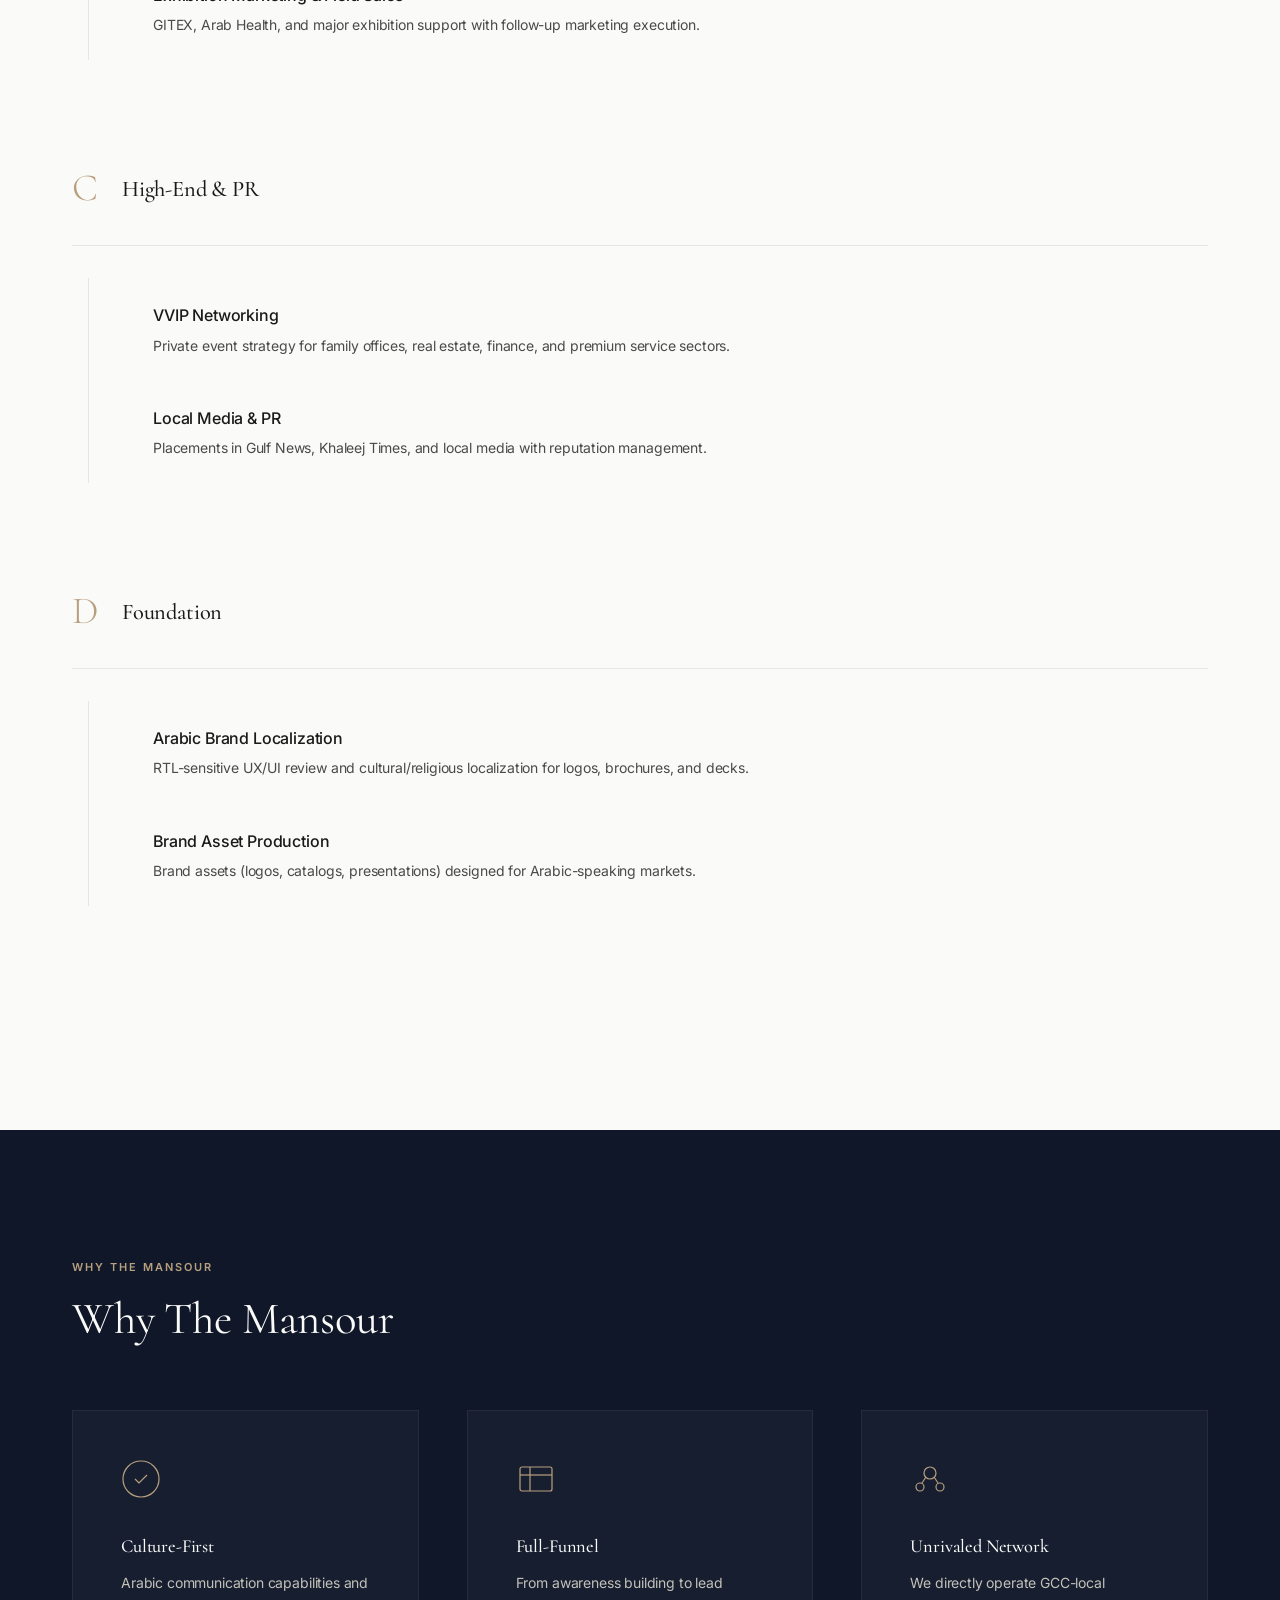
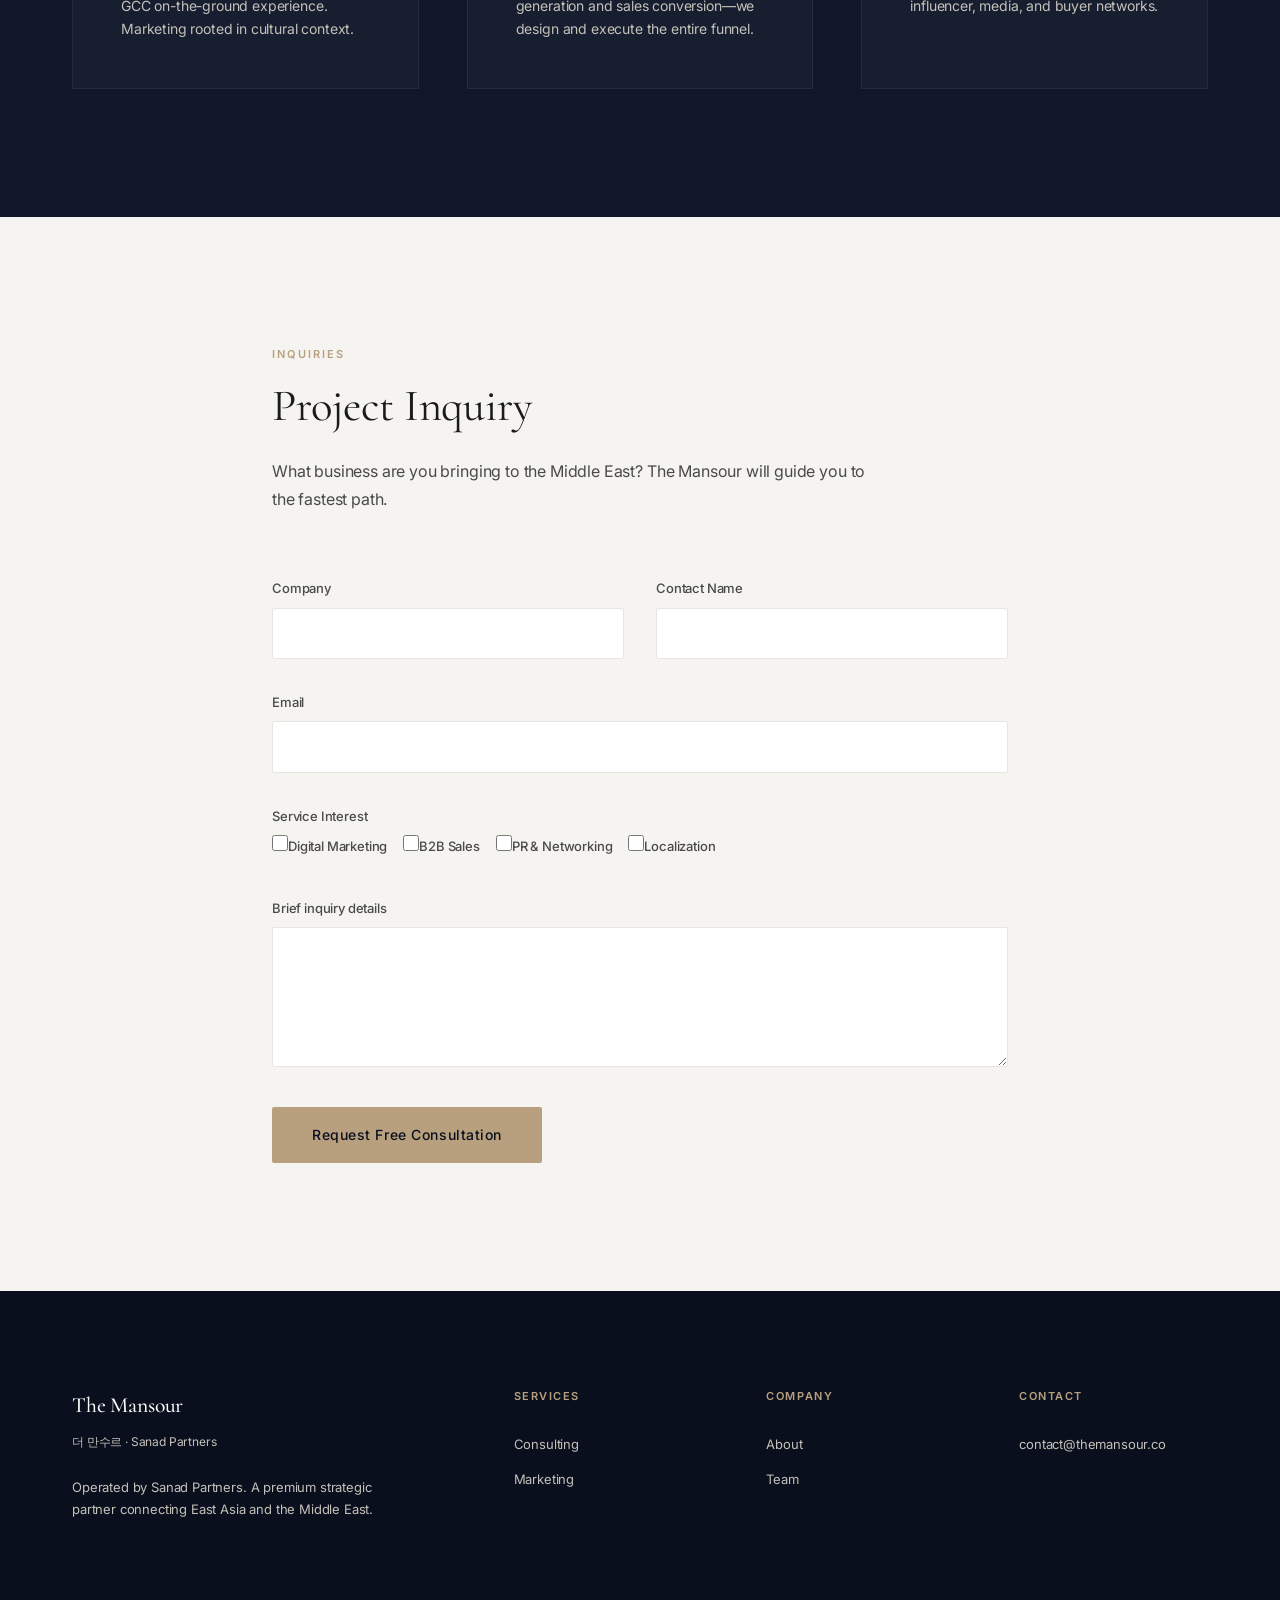
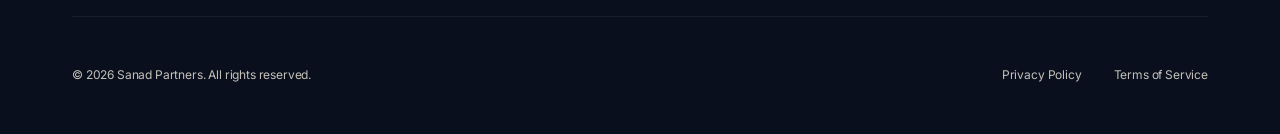
<file: marketing.html>
<!DOCTYPE html>
<html lang="ko" dir="ltr">
<head>
  <meta charset="UTF-8">
  <meta name="viewport" content="width=device-width, initial-scale=1.0">
  <title>Marketing — The Mansour | MENA 마케팅</title>
  <meta name="description" content="동아시아와 중동을 잇는 마케팅 파이프라인. 현지 문화에 기반한 디지털 마케팅, B2B 세일즈, PR, 로컬라이제이션.">
  <link rel="canonical" href="https://themansour.co/marketing.html">
  <link rel="stylesheet" href="css/style.css">
</head>
<body>

  <!-- ====== HEADER ====== -->
  <header class="header header--dark" id="header">
    <div class="header__inner">
      <a href="index.html" class="header__logo">
        <div>
          <div class="header__logo-text">The Mansour</div>
          <div class="header__logo-sub">더 만수르</div>
        </div>
      </a>
      <nav class="header__nav" id="nav">
        <a href="index.html" class="header__nav-link" data-i18n="nav_home">홈</a>
        <a href="consulting.html" class="header__nav-link" data-i18n="nav_consulting">컨설팅</a>
        <a href="marketing.html" class="header__nav-link active" data-i18n="nav_marketing">마케팅</a>
        <a href="#mkt-inquiry" class="header__nav-link" data-i18n="nav_contact">문의</a>
      </nav>
      <div class="header__actions">
        <div class="lang-switcher">
          <button class="lang-switcher__btn" aria-label="Language">
            <span class="lang-switcher__current">KO</span>
            <svg width="10" height="6" viewBox="0 0 10 6" fill="none"><path d="M1 1L5 5L9 1" stroke="currentColor" stroke-width="1.2"/></svg>
          </button>
          <div class="lang-switcher__dropdown">
            <button class="lang-switcher__option active" data-lang="ko">한국어</button>
            <button class="lang-switcher__option" data-lang="en">English</button>
            <button class="lang-switcher__option" data-lang="ja">日本語</button>
            <button class="lang-switcher__option" data-lang="zh">中文</button>
            <button class="lang-switcher__option" data-lang="ar">العربية</button>
            <button class="lang-switcher__option" data-lang="tr">Türkçe</button>
            <button class="lang-switcher__option" data-lang="fa">فارسی</button>
            <button class="lang-switcher__option" data-lang="he">עברית</button>
          </div>
        </div>
        <button class="header__burger" id="burger" aria-label="Menu">
          <span></span><span></span><span></span>
        </button>
      </div>
    </div>
  </header>

  <!-- ====== HERO ====== -->
  <section class="hero" style="min-height: 70vh;">
    <div class="hero__bg">
      <div class="hero__pattern"></div>
    </div>
    <div class="container hero__content">
      <div class="hero__label" data-i18n="mkt_hero_label">MENA Marketing</div>
      <h1 class="hero__title" data-i18n="mkt_hero_title">
        동아시아와 중동을 잇는<br/><em>마케팅 파이프라인</em>
      </h1>
      <p class="hero__desc" data-i18n="mkt_hero_desc">
        현지 문화에 대한 깊은 이해부터 하이엔드 네트워킹까지. MENA 지역 진출을 위한 마케팅 및 세일즈 솔루션을 제공합니다.
      </p>
      <div class="hero__actions">
        <a href="#mkt-inquiry" class="btn btn--primary btn--lg" data-i18n="mkt_hero_cta1">프로젝트 의뢰하기</a>
        <a href="#services" class="btn btn--outline btn--lg" data-i18n="mkt_hero_cta2">포트폴리오 보기</a>
      </div>
    </div>
    <div class="hero__accent-line"></div>
  </section>

  <!-- ====== SERVICES ====== -->
  <section class="section" id="services">
    <div class="container">
      <div class="section-header fade-in">
        <div class="section-header__label" data-i18n="mkt_svc_label">서비스</div>
        <h2 class="section-header__title" data-i18n="mkt_svc_title">마케팅 서비스</h2>
      </div>

      <div class="stagger">
        <!-- A. Digital & Social -->
        <div class="mkt-service-group">
          <div class="mkt-service-group__header">
            <div class="mkt-service-group__letter">A</div>
            <h3 class="mkt-service-group__title" data-i18n="mkt_a_title">Digital & Social</h3>
          </div>
          <div class="mkt-service-item">
            <div class="mkt-service-item__title" data-i18n="mkt_a1_title">현지 맞춤형 SNS 퍼포먼스 마케팅</div>
            <div class="mkt-service-item__desc" data-i18n="mkt_a1_desc">Snapchat, Instagram, X 등 중동 주요 플랫폼별 미디어 플래닝과 ROI 기반 최적화.</div>
          </div>
          <div class="mkt-service-item">
            <div class="mkt-service-item__title" data-i18n="mkt_a2_title">MENA 인플루언서 마케팅</div>
            <div class="mkt-service-item__desc" data-i18n="mkt_a2_desc">사우디, UAE 현지 인플루언서 섭외, 캠페인 기획, 성과 분석.</div>
          </div>
        </div>

        <!-- B. B2B Sales & Lead Gen -->
        <div class="mkt-service-group">
          <div class="mkt-service-group__header">
            <div class="mkt-service-group__letter">B</div>
            <h3 class="mkt-service-group__title" data-i18n="mkt_b_title">B2B Sales & Lead Gen</h3>
          </div>
          <div class="mkt-service-item">
            <div class="mkt-service-item__title" data-i18n="mkt_b1_title">B2B 리드 생성 및 아웃바운드 영업</div>
            <div class="mkt-service-item__desc" data-i18n="mkt_b1_desc">산업별 바이어, 유통사, 파트너 발굴 및 세일즈 파이프라인 구축.</div>
          </div>
          <div class="mkt-service-item">
            <div class="mkt-service-item__title" data-i18n="mkt_b2_title">전시회 마케팅 및 현장 영업</div>
            <div class="mkt-service-item__desc" data-i18n="mkt_b2_desc">GITEX, Arab Health 등 주요 전시회 참가 지원 및 팔로업 마케팅.</div>
          </div>
        </div>

        <!-- C. High-End & PR -->
        <div class="mkt-service-group">
          <div class="mkt-service-group__header">
            <div class="mkt-service-group__letter">C</div>
            <h3 class="mkt-service-group__title" data-i18n="mkt_c_title">High-End & PR</h3>
          </div>
          <div class="mkt-service-item">
            <div class="mkt-service-item__title" data-i18n="mkt_c1_title">VVIP 네트워킹</div>
            <div class="mkt-service-item__desc" data-i18n="mkt_c1_desc">패밀리 오피스, 부동산, 금융 분야의 프라이빗 이벤트 전략 및 실행.</div>
          </div>
          <div class="mkt-service-item">
            <div class="mkt-service-item__title" data-i18n="mkt_c2_title">현지 미디어 및 PR</div>
            <div class="mkt-service-item__desc" data-i18n="mkt_c2_desc">Gulf News, Khaleej Times 등 현지 주요 매체 노출 및 평판 관리.</div>
          </div>
        </div>

        <!-- D. Foundation -->
        <div class="mkt-service-group">
          <div class="mkt-service-group__header">
            <div class="mkt-service-group__letter">D</div>
            <h3 class="mkt-service-group__title" data-i18n="mkt_d_title">Foundation</h3>
          </div>
          <div class="mkt-service-item">
            <div class="mkt-service-item__title" data-i18n="mkt_d1_title">아랍어 브랜드 로컬라이제이션</div>
            <div class="mkt-service-item__desc" data-i18n="mkt_d1_desc">RTL 대응 UX/UI, 로고, 브로셔, 프레젠테이션의 문화·종교적 현지화.</div>
          </div>
          <div class="mkt-service-item">
            <div class="mkt-service-item__title" data-i18n="mkt_d2_title">브랜드 에셋 제작</div>
            <div class="mkt-service-item__desc" data-i18n="mkt_d2_desc">아랍 시장에 맞는 브랜드 자산(로고, 카탈로그, 소개서) 기획 및 제작.</div>
          </div>
        </div>
      </div>
    </div>
  </section>

  <!-- ====== WHY THE MANSOUR ====== -->
  <section class="section section--dark">
    <div class="container">
      <div class="section-header fade-in">
        <div class="section-header__label" data-i18n="mkt_why_label">Why The Mansour</div>
        <h2 class="section-header__title" data-i18n="mkt_why_title">왜 더 만수르인가</h2>
      </div>
      <div class="grid grid--3 stagger">
        <div class="diff-card">
          <svg class="diff-card__icon" viewBox="0 0 40 40" fill="none" xmlns="http://www.w3.org/2000/svg">
            <circle cx="20" cy="20" r="18" stroke="currentColor" stroke-width="1.2"/>
            <path d="M14 20L18 24L26 16" stroke="currentColor" stroke-width="1.2"/>
          </svg>
          <h3 class="diff-card__title" data-i18n="mkt_diff1_title">Culture-First</h3>
          <p class="diff-card__desc" data-i18n="mkt_diff1_desc">아랍어 소통 역량과 GCC 현지 비즈니스 경험. 문화적 맥락을 이해한 마케팅.</p>
        </div>
        <div class="diff-card">
          <svg class="diff-card__icon" viewBox="0 0 40 40" fill="none" xmlns="http://www.w3.org/2000/svg">
            <rect x="4" y="8" width="32" height="24" rx="2" stroke="currentColor" stroke-width="1.2"/>
            <path d="M4 16H36" stroke="currentColor" stroke-width="1.2"/>
            <path d="M14 8V32" stroke="currentColor" stroke-width="1.2"/>
          </svg>
          <h3 class="diff-card__title" data-i18n="mkt_diff2_title">Full-Funnel</h3>
          <p class="diff-card__desc" data-i18n="mkt_diff2_desc">인지도 구축부터 리드 생성, 세일즈 전환까지 전 퍼널을 설계하고 실행합니다.</p>
        </div>
        <div class="diff-card">
          <svg class="diff-card__icon" viewBox="0 0 40 40" fill="none" xmlns="http://www.w3.org/2000/svg">
            <circle cx="20" cy="14" r="6" stroke="currentColor" stroke-width="1.2"/>
            <circle cx="10" cy="28" r="4" stroke="currentColor" stroke-width="1.2"/>
            <circle cx="30" cy="28" r="4" stroke="currentColor" stroke-width="1.2"/>
            <path d="M16 18L12 24" stroke="currentColor" stroke-width="1.2"/>
            <path d="M24 18L28 24" stroke="currentColor" stroke-width="1.2"/>
          </svg>
          <h3 class="diff-card__title" data-i18n="mkt_diff3_title">Unrivaled Network</h3>
          <p class="diff-card__desc" data-i18n="mkt_diff3_desc">GCC 현지 인플루언서, 미디어, 바이어 네트워크를 직접 보유하고 운영합니다.</p>
        </div>
      </div>
    </div>
  </section>

  <!-- ====== INQUIRY ====== -->
  <section class="section section--alt" id="mkt-inquiry">
    <div class="container container--narrow">
      <div class="section-header fade-in">
        <div class="section-header__label" data-i18n="mkt_inquiry_label">문의</div>
        <h2 class="section-header__title" data-i18n="mkt_inquiry_title">프로젝트 문의</h2>
        <p class="section-header__desc" data-i18n="mkt_inquiry_desc">어떤 비즈니스로 중동 시장의 문을 두드리고 계십니까? 더 만수르가 가장 빠른 길을 안내해 드립니다.</p>
      </div>

      <form id="mkt-inquiry-form" class="fade-in">
        <div class="form-row">
          <div class="form-group">
            <label data-i18n="mkt_inquiry_company">회사명</label>
            <input type="text" name="company" class="form-input" required>
          </div>
          <div class="form-group">
            <label data-i18n="mkt_inquiry_name">담당자명</label>
            <input type="text" name="name" class="form-input" required>
          </div>
        </div>
        <div class="form-group">
          <label data-i18n="mkt_inquiry_email">이메일</label>
          <input type="email" name="email" class="form-input" required>
        </div>
        <div class="form-group">
          <label data-i18n="mkt_inquiry_interest">관심 서비스</label>
          <div class="form-checkbox-group">
            <label class="form-checkbox"><input type="checkbox" name="interest" value="digital"><span data-i18n="mkt_inquiry_interest_digital">디지털 마케팅</span></label>
            <label class="form-checkbox"><input type="checkbox" name="interest" value="b2b"><span data-i18n="mkt_inquiry_interest_b2b">B2B 세일즈</span></label>
            <label class="form-checkbox"><input type="checkbox" name="interest" value="pr"><span data-i18n="mkt_inquiry_interest_pr">PR & 네트워킹</span></label>
            <label class="form-checkbox"><input type="checkbox" name="interest" value="localization"><span data-i18n="mkt_inquiry_interest_localization">로컬라이제이션</span></label>
          </div>
        </div>
        <div class="form-group">
          <label data-i18n="mkt_inquiry_details">간략한 문의 내용</label>
          <textarea name="details" class="form-textarea"></textarea>
        </div>
        <button type="submit" class="btn btn--primary btn--lg" data-i18n="mkt_inquiry_submit">무료 진단 및 상담 신청</button>
      </form>
    </div>
  </section>

  <!-- ====== FOOTER ====== -->
  <footer class="footer">
    <div class="container">
      <div class="footer__grid">
        <div>
          <div class="footer__brand-name">The Mansour</div>
          <div class="footer__brand-sub">더 만수르 · Sanad Partners</div>
          <p class="footer__brand-desc" data-i18n="footer_desc">Operated by Sanad Partners.</p>
        </div>
        <div>
          <div class="footer__col-title" data-i18n="footer_services">서비스</div>
          <ul class="footer__links">
            <li><a href="consulting.html" data-i18n="nav_consulting">컨설팅</a></li>
            <li><a href="marketing.html" data-i18n="nav_marketing">마케팅</a></li>
          </ul>
        </div>
        <div>
          <div class="footer__col-title" data-i18n="footer_company">회사</div>
          <ul class="footer__links">
            <li><a href="#" data-i18n="footer_about">회사 소개</a></li>
            <li><a href="#" data-i18n="footer_team">팀</a></li>
          </ul>
        </div>
        <div>
          <div class="footer__col-title" data-i18n="footer_contact_title">문의</div>
          <ul class="footer__links">
            <li><a href="mailto:contact@themansour.co">contact@themansour.co</a></li>
          </ul>
        </div>
      </div>
      <div class="footer__bottom">
        <span class="footer__copyright">© 2026 Sanad Partners. All rights reserved.</span>
        <div class="footer__legal">
          <a href="#" data-i18n="footer_privacy">개인정보처리방침</a>
          <a href="#" data-i18n="footer_terms">이용약관</a>
        </div>
      </div>
    </div>
  </footer>

  <script src="js/i18n.js"></script>
  <script src="js/app.js"></script>
</body>
</html>
</file>
<file: css/style.css>
/* ============================================
   THE MANSOUR — Design System
   Premium Corporate Consulting Aesthetic
   ============================================ */

/* --- Google Fonts --- */
@import url('https://fonts.googleapis.com/css2?family=Cormorant+Garabald:ital,wght@0,300;0,400;0,500;0,600;0,700;1,400;1,500&family=Cormorant:ital,wght@0,300;0,400;0,500;0,600;0,700;1,400&display=swap');
@import url('https://fonts.googleapis.com/css2?family=Inter:wght@300;400;500;600&display=swap');
@import url('https://fonts.googleapis.com/css2?family=Noto+Sans+KR:wght@300;400;500;600;700&family=Noto+Sans+JP:wght@300;400;500;600;700&family=Noto+Sans+SC:wght@300;400;500;600;700&family=Noto+Sans+Arabic:wght@300;400;500;600;700&family=Noto+Sans+Hebrew:wght@300;400;500;600;700&display=swap');

/* --- Design Tokens --- */
:root {
  /* Color Palette */
  --navy-950: #0a0f1e;
  --navy-900: #0f1729;
  --navy-800: #162040;
  --navy-700: #1e2d54;
  --navy-600: #283d6e;
  --charcoal-900: #1a1a1a;
  --charcoal-800: #2a2a2a;
  --charcoal-700: #3a3a3a;
  --charcoal-600: #4a4a4a;
  --charcoal-500: #6a6a6a;
  --warm-white: #fafaf8;
  --off-white: #f5f4f0;
  --soft-gray: #e8e6e1;
  --mid-gray: #c4c1b9;
  --gold-muted: #b8a07e;
  --gold-light: #d4c4a8;
  --gold-dark: #8c7655;

  /* Semantic Colors */
  --bg-primary: var(--warm-white);
  --bg-secondary: var(--off-white);
  --bg-dark: var(--navy-900);
  --bg-dark-alt: var(--navy-950);
  --text-primary: var(--charcoal-900);
  --text-secondary: var(--charcoal-600);
  --text-tertiary: var(--charcoal-500);
  --text-on-dark: var(--warm-white);
  --text-on-dark-muted: var(--mid-gray);
  --accent: var(--gold-muted);
  --accent-light: var(--gold-light);
  --border-light: var(--soft-gray);
  --border-dark: var(--navy-700);

  /* Typography */
  --font-display: 'Cormorant Garamond', 'Cormorant', Georgia, serif;
  --font-body: 'Inter', -apple-system, BlinkMacSystemFont, sans-serif;
  --font-kr: 'Noto Sans KR', var(--font-body);
  --font-jp: 'Noto Sans JP', var(--font-body);
  --font-zh: 'Noto Sans SC', var(--font-body);
  --font-ar: 'Noto Sans Arabic', var(--font-body);
  --font-he: 'Noto Sans Hebrew', var(--font-body);

  /* Spacing */
  --space-xs: 0.25rem;
  --space-sm: 0.5rem;
  --space-md: 1rem;
  --space-lg: 1.5rem;
  --space-xl: 2rem;
  --space-2xl: 3rem;
  --space-3xl: 4rem;
  --space-4xl: 6rem;
  --space-5xl: 8rem;

  /* Layout */
  --max-width: 1200px;
  --max-width-narrow: 800px;
  --header-height: 72px;

  /* Transitions */
  --ease-out: cubic-bezier(0.16, 1, 0.3, 1);
  --ease-in-out: cubic-bezier(0.65, 0, 0.35, 1);
  --duration-fast: 200ms;
  --duration-mid: 400ms;
  --duration-slow: 600ms;
}

/* --- RTL Support --- */
[dir="rtl"] {
  --font-body: 'Noto Sans Arabic', 'Inter', sans-serif;
}
[lang="he"] {
  --font-body: 'Noto Sans Hebrew', 'Inter', sans-serif;
}

/* --- Reset & Base --- */
*, *::before, *::after {
  margin: 0;
  padding: 0;
  box-sizing: border-box;
}

html {
  font-size: 16px;
  scroll-behavior: smooth;
  -webkit-font-smoothing: antialiased;
  -moz-osx-font-smoothing: grayscale;
}

body {
  font-family: var(--font-body);
  color: var(--text-primary);
  background: var(--bg-primary);
  line-height: 1.7;
  font-weight: 400;
  letter-spacing: -0.01em;
  overflow-x: hidden;
}

[lang="ko"] body, [lang="ko"] { font-family: var(--font-kr); }
[lang="ja"] body, [lang="ja"] { font-family: var(--font-jp); }
[lang="zh"] body, [lang="zh"] { font-family: var(--font-zh); }
[lang="ar"] body, [lang="ar"] { font-family: var(--font-ar); }
[lang="he"] body, [lang="he"] { font-family: var(--font-he); }

img { max-width: 100%; display: block; }
a { color: inherit; text-decoration: none; }
button { cursor: pointer; border: none; background: none; font: inherit; }
input, textarea, select { font: inherit; }

/* --- Typography --- */
.heading-display {
  font-family: var(--font-display);
  font-weight: 300;
  line-height: 1.15;
  letter-spacing: -0.02em;
}

.heading-xl {
  font-family: var(--font-display);
  font-size: clamp(2.4rem, 5vw, 4rem);
  font-weight: 300;
  line-height: 1.15;
  letter-spacing: -0.02em;
}

.heading-lg {
  font-family: var(--font-display);
  font-size: clamp(1.8rem, 3.5vw, 2.8rem);
  font-weight: 400;
  line-height: 1.2;
  letter-spacing: -0.015em;
}

.heading-md {
  font-family: var(--font-display);
  font-size: clamp(1.4rem, 2.5vw, 2rem);
  font-weight: 400;
  line-height: 1.25;
  letter-spacing: -0.01em;
}

.heading-sm {
  font-size: 0.8125rem;
  font-weight: 600;
  text-transform: uppercase;
  letter-spacing: 0.12em;
  line-height: 1.4;
}

.body-lg { font-size: 1.125rem; line-height: 1.75; }
.body-md { font-size: 1rem; line-height: 1.7; }
.body-sm { font-size: 0.875rem; line-height: 1.65; }
.body-xs { font-size: 0.8125rem; line-height: 1.6; }

/* --- Layout --- */
.container {
  width: 100%;
  max-width: var(--max-width);
  margin: 0 auto;
  padding: 0 var(--space-xl);
}

.container--narrow {
  max-width: var(--max-width-narrow);
}

.section {
  padding: var(--space-5xl) 0;
}

.section--dark {
  background: var(--bg-dark);
  color: var(--text-on-dark);
}

.section--alt {
  background: var(--bg-secondary);
}

/* --- Grid --- */
.grid {
  display: grid;
  gap: var(--space-2xl);
}
.grid--2 { grid-template-columns: repeat(2, 1fr); }
.grid--3 { grid-template-columns: repeat(3, 1fr); }
.grid--4 { grid-template-columns: repeat(4, 1fr); }

@media (max-width: 768px) {
  .grid--2, .grid--3, .grid--4 {
    grid-template-columns: 1fr;
  }
}

/* ============================================
   HEADER / NAVIGATION
   ============================================ */
.header {
  position: fixed;
  top: 0;
  left: 0;
  right: 0;
  height: var(--header-height);
  z-index: 1000;
  transition: background var(--duration-mid) var(--ease-out),
              box-shadow var(--duration-mid) var(--ease-out);
}

.header--scrolled {
  background: rgba(250, 250, 248, 0.95);
  backdrop-filter: blur(12px);
  -webkit-backdrop-filter: blur(12px);
  box-shadow: 0 1px 0 var(--border-light);
}

.header--dark.header--scrolled {
  background: rgba(15, 23, 41, 0.95);
  box-shadow: 0 1px 0 rgba(255,255,255,0.06);
}

.header__inner {
  display: flex;
  align-items: center;
  justify-content: space-between;
  height: 100%;
  max-width: var(--max-width);
  margin: 0 auto;
  padding: 0 var(--space-xl);
}

.header__logo {
  display: flex;
  align-items: center;
  gap: var(--space-sm);
}

.header__logo-text {
  font-family: var(--font-display);
  font-size: 1.35rem;
  font-weight: 500;
  letter-spacing: 0.02em;
  color: var(--text-primary);
}

.header--dark .header__logo-text {
  color: var(--text-on-dark);
}

.header__logo-sub {
  font-size: 0.65rem;
  font-weight: 500;
  letter-spacing: 0.15em;
  text-transform: uppercase;
  color: var(--text-tertiary);
  margin-top: 2px;
}

.header--dark .header__logo-sub {
  color: var(--text-on-dark-muted);
}

.header__nav {
  display: flex;
  align-items: center;
  gap: var(--space-2xl);
}

.header__nav-link {
  font-size: 0.8125rem;
  font-weight: 500;
  letter-spacing: 0.04em;
  color: var(--text-secondary);
  transition: color var(--duration-fast) var(--ease-out);
  position: relative;
}

.header__nav-link::after {
  content: '';
  position: absolute;
  bottom: -4px;
  left: 0;
  width: 0;
  height: 1px;
  background: var(--accent);
  transition: width var(--duration-mid) var(--ease-out);
}

.header__nav-link:hover::after,
.header__nav-link.active::after {
  width: 100%;
}

.header__nav-link:hover {
  color: var(--text-primary);
}

.header--dark .header__nav-link {
  color: var(--text-on-dark-muted);
}

.header--dark .header__nav-link:hover {
  color: var(--text-on-dark);
}

.header__actions {
  display: flex;
  align-items: center;
  gap: var(--space-lg);
}

/* Language Switcher */
.lang-switcher {
  position: relative;
}

.lang-switcher__btn {
  display: flex;
  align-items: center;
  gap: 6px;
  font-size: 0.75rem;
  font-weight: 500;
  letter-spacing: 0.06em;
  text-transform: uppercase;
  color: var(--text-tertiary);
  padding: 6px 10px;
  border: 1px solid var(--border-light);
  border-radius: 4px;
  transition: all var(--duration-fast) var(--ease-out);
}

.lang-switcher__btn:hover {
  border-color: var(--text-tertiary);
  color: var(--text-primary);
}

.header--dark .lang-switcher__btn {
  color: var(--text-on-dark-muted);
  border-color: var(--border-dark);
}

.lang-switcher__dropdown {
  position: absolute;
  top: calc(100% + 8px);
  right: 0;
  background: white;
  border: 1px solid var(--border-light);
  border-radius: 6px;
  padding: 6px 0;
  min-width: 140px;
  box-shadow: 0 8px 32px rgba(0,0,0,0.08);
  opacity: 0;
  visibility: hidden;
  transform: translateY(-4px);
  transition: all var(--duration-fast) var(--ease-out);
  z-index: 100;
}

[dir="rtl"] .lang-switcher__dropdown {
  right: auto;
  left: 0;
}

.lang-switcher__dropdown.open {
  opacity: 1;
  visibility: visible;
  transform: translateY(0);
}

.lang-switcher__option {
  display: block;
  width: 100%;
  padding: 8px 16px;
  font-size: 0.8125rem;
  text-align: left;
  color: var(--text-secondary);
  transition: all var(--duration-fast);
}

[dir="rtl"] .lang-switcher__option {
  text-align: right;
}

.lang-switcher__option:hover {
  background: var(--bg-secondary);
  color: var(--text-primary);
}

.lang-switcher__option.active {
  color: var(--accent);
  font-weight: 500;
}

/* Mobile Menu */
.header__burger {
  display: none;
  flex-direction: column;
  gap: 5px;
  padding: 4px;
}

.header__burger span {
  display: block;
  width: 20px;
  height: 1.5px;
  background: var(--text-primary);
  transition: all var(--duration-fast) var(--ease-out);
}

.header--dark .header__burger span {
  background: var(--text-on-dark);
}

@media (max-width: 900px) {
  .header__nav {
    position: fixed;
    top: 0;
    left: 0;
    right: 0;
    bottom: 0;
    background: var(--bg-primary);
    flex-direction: column;
    justify-content: center;
    gap: var(--space-2xl);
    opacity: 0;
    visibility: hidden;
    transition: all var(--duration-mid) var(--ease-out);
  }

  .header__nav.open {
    opacity: 1;
    visibility: visible;
  }

  .header__nav-link {
    font-size: 1.25rem;
  }

  .header__burger {
    display: flex;
    z-index: 1001;
  }
}

/* ============================================
   HERO SECTION
   ============================================ */
.hero {
  position: relative;
  min-height: 100vh;
  display: flex;
  align-items: center;
  background: var(--bg-dark);
  color: var(--text-on-dark);
  overflow: hidden;
}

.hero__bg {
  position: absolute;
  inset: 0;
  z-index: 0;
}

.hero__bg::after {
  content: '';
  position: absolute;
  inset: 0;
  background: linear-gradient(
    165deg,
    rgba(10, 15, 30, 0.97) 0%,
    rgba(15, 23, 41, 0.92) 40%,
    rgba(22, 32, 64, 0.88) 100%
  );
}

/* Subtle geometric pattern */
.hero__pattern {
  position: absolute;
  inset: 0;
  opacity: 0.03;
  background-image:
    linear-gradient(30deg, var(--gold-muted) 12%, transparent 12.5%, transparent 87%, var(--gold-muted) 87.5%, var(--gold-muted)),
    linear-gradient(150deg, var(--gold-muted) 12%, transparent 12.5%, transparent 87%, var(--gold-muted) 87.5%, var(--gold-muted)),
    linear-gradient(30deg, var(--gold-muted) 12%, transparent 12.5%, transparent 87%, var(--gold-muted) 87.5%, var(--gold-muted)),
    linear-gradient(150deg, var(--gold-muted) 12%, transparent 12.5%, transparent 87%, var(--gold-muted) 87.5%, var(--gold-muted));
  background-size: 80px 140px;
  background-position: 0 0, 0 0, 40px 70px, 40px 70px;
  z-index: 1;
}

.hero__content {
  position: relative;
  z-index: 2;
  max-width: 720px;
}

.hero__label {
  display: inline-flex;
  align-items: center;
  gap: 10px;
  font-size: 0.75rem;
  font-weight: 500;
  letter-spacing: 0.18em;
  text-transform: uppercase;
  color: var(--gold-muted);
  margin-bottom: var(--space-2xl);
  opacity: 0;
  transform: translateY(16px);
  animation: fadeUp 0.8s var(--ease-out) 0.2s forwards;
}

.hero__label::before {
  content: '';
  width: 32px;
  height: 1px;
  background: var(--gold-muted);
}

[dir="rtl"] .hero__label::before {
  order: 2;
}

.hero__title {
  font-family: var(--font-display);
  font-size: clamp(2.6rem, 5.5vw, 4.5rem);
  font-weight: 300;
  line-height: 1.1;
  letter-spacing: -0.025em;
  margin-bottom: var(--space-xl);
  opacity: 0;
  transform: translateY(20px);
  animation: fadeUp 0.8s var(--ease-out) 0.4s forwards;
}

.hero__title em {
  font-style: italic;
  color: var(--gold-light);
}

.hero__desc {
  font-size: 1.0625rem;
  line-height: 1.8;
  color: var(--text-on-dark-muted);
  max-width: 560px;
  margin-bottom: var(--space-3xl);
  opacity: 0;
  transform: translateY(16px);
  animation: fadeUp 0.8s var(--ease-out) 0.6s forwards;
}

.hero__actions {
  display: flex;
  gap: var(--space-lg);
  flex-wrap: wrap;
  opacity: 0;
  transform: translateY(16px);
  animation: fadeUp 0.8s var(--ease-out) 0.8s forwards;
}

/* Gold accent line */
.hero__accent-line {
  position: absolute;
  bottom: 0;
  left: 0;
  right: 0;
  height: 1px;
  background: linear-gradient(90deg, transparent, var(--gold-muted), transparent);
  opacity: 0.3;
  z-index: 2;
}

/* ============================================
   BUTTONS
   ============================================ */
.btn {
  display: inline-flex;
  align-items: center;
  justify-content: center;
  gap: 8px;
  font-size: 0.8125rem;
  font-weight: 500;
  letter-spacing: 0.04em;
  padding: 14px 32px;
  border-radius: 2px;
  transition: all var(--duration-mid) var(--ease-out);
  white-space: nowrap;
}

.btn--primary {
  background: var(--gold-muted);
  color: var(--navy-950);
}

.btn--primary:hover {
  background: var(--gold-light);
}

.btn--outline {
  border: 1px solid rgba(255,255,255,0.2);
  color: var(--text-on-dark);
}

.btn--outline:hover {
  border-color: var(--gold-muted);
  color: var(--gold-light);
}

.btn--outline-dark {
  border: 1px solid var(--border-light);
  color: var(--text-primary);
}

.btn--outline-dark:hover {
  border-color: var(--text-primary);
}

.btn--dark {
  background: var(--navy-900);
  color: var(--text-on-dark);
}

.btn--dark:hover {
  background: var(--navy-800);
}

.btn--sm {
  font-size: 0.75rem;
  padding: 10px 20px;
}

.btn--lg {
  font-size: 0.875rem;
  padding: 16px 40px;
}

.btn__arrow {
  transition: transform var(--duration-fast) var(--ease-out);
}

.btn:hover .btn__arrow {
  transform: translateX(3px);
}

[dir="rtl"] .btn:hover .btn__arrow {
  transform: translateX(-3px);
}

/* ============================================
   SERVICE SPLIT
   ============================================ */
.services-split {
  display: grid;
  grid-template-columns: 1fr 1fr;
  min-height: 480px;
}

@media (max-width: 768px) {
  .services-split { grid-template-columns: 1fr; }
}

.service-card {
  position: relative;
  padding: var(--space-4xl) var(--space-3xl);
  display: flex;
  flex-direction: column;
  justify-content: flex-end;
  overflow: hidden;
  transition: all var(--duration-slow) var(--ease-out);
}

.service-card--consulting {
  background: var(--navy-900);
  color: var(--text-on-dark);
}

.service-card--marketing {
  background: var(--navy-950);
  color: var(--text-on-dark);
}

.service-card::before {
  content: '';
  position: absolute;
  top: 0;
  left: 0;
  right: 0;
  height: 2px;
  background: var(--gold-muted);
  transform: scaleX(0);
  transform-origin: left;
  transition: transform var(--duration-slow) var(--ease-out);
}

[dir="rtl"] .service-card::before {
  transform-origin: right;
}

.service-card:hover::before {
  transform: scaleX(1);
}

.service-card__number {
  font-family: var(--font-display);
  font-size: 4rem;
  font-weight: 300;
  color: rgba(184, 160, 126, 0.12);
  position: absolute;
  top: var(--space-2xl);
  right: var(--space-2xl);
}

[dir="rtl"] .service-card__number {
  right: auto;
  left: var(--space-2xl);
}

.service-card__label {
  font-size: 0.6875rem;
  font-weight: 600;
  letter-spacing: 0.18em;
  text-transform: uppercase;
  color: var(--gold-muted);
  margin-bottom: var(--space-lg);
}

.service-card__title {
  font-family: var(--font-display);
  font-size: clamp(1.6rem, 3vw, 2.2rem);
  font-weight: 400;
  line-height: 1.25;
  margin-bottom: var(--space-lg);
}

.service-card__desc {
  font-size: 0.9375rem;
  line-height: 1.7;
  color: var(--text-on-dark-muted);
  margin-bottom: var(--space-2xl);
  max-width: 420px;
}

.service-card__link {
  display: inline-flex;
  align-items: center;
  gap: 8px;
  font-size: 0.8125rem;
  font-weight: 500;
  letter-spacing: 0.04em;
  color: var(--gold-muted);
  transition: gap var(--duration-fast) var(--ease-out);
}

.service-card__link:hover {
  gap: 14px;
}

/* ============================================
   SECTION HEADERS
   ============================================ */
.section-header {
  margin-bottom: var(--space-3xl);
}

.section-header__label {
  font-size: 0.6875rem;
  font-weight: 600;
  letter-spacing: 0.18em;
  text-transform: uppercase;
  color: var(--gold-muted);
  margin-bottom: var(--space-md);
}

.section-header__title {
  font-family: var(--font-display);
  font-size: clamp(1.8rem, 3.5vw, 2.8rem);
  font-weight: 400;
  line-height: 1.2;
  margin-bottom: var(--space-lg);
}

.section-header__desc {
  font-size: 1rem;
  line-height: 1.75;
  color: var(--text-secondary);
  max-width: 600px;
}

.section--dark .section-header__desc {
  color: var(--text-on-dark-muted);
}

/* ============================================
   REPORT CARDS
   ============================================ */
.report-card {
  background: white;
  border: 1px solid var(--border-light);
  padding: var(--space-2xl);
  transition: all var(--duration-mid) var(--ease-out);
  position: relative;
  overflow: hidden;
}

.report-card::after {
  content: '';
  position: absolute;
  bottom: 0;
  left: 0;
  right: 0;
  height: 2px;
  background: var(--gold-muted);
  transform: scaleX(0);
  transition: transform var(--duration-mid) var(--ease-out);
}

.report-card:hover::after {
  transform: scaleX(1);
}

.report-card:hover {
  box-shadow: 0 8px 40px rgba(0,0,0,0.06);
}

.section--dark .report-card {
  background: var(--navy-800);
  border-color: var(--border-dark);
}

.section--dark .report-card:hover {
  box-shadow: 0 8px 40px rgba(0,0,0,0.3);
}

.report-card__meta {
  display: flex;
  align-items: center;
  gap: var(--space-md);
  margin-bottom: var(--space-lg);
}

.report-card__category {
  font-size: 0.6875rem;
  font-weight: 600;
  letter-spacing: 0.12em;
  text-transform: uppercase;
  color: var(--gold-muted);
}

.report-card__date {
  font-size: 0.75rem;
  color: var(--text-tertiary);
}

.section--dark .report-card__date {
  color: var(--text-on-dark-muted);
}

.report-card__title {
  font-family: var(--font-display);
  font-size: 1.25rem;
  font-weight: 500;
  line-height: 1.35;
  margin-bottom: var(--space-md);
}

.report-card__summary {
  font-size: 0.875rem;
  line-height: 1.65;
  color: var(--text-secondary);
  margin-bottom: var(--space-xl);
}

.section--dark .report-card__summary {
  color: var(--text-on-dark-muted);
}

.report-card__link {
  font-size: 0.75rem;
  font-weight: 500;
  letter-spacing: 0.04em;
  color: var(--gold-muted);
  display: inline-flex;
  align-items: center;
  gap: 6px;
  transition: gap var(--duration-fast) var(--ease-out);
}

.report-card__link:hover { gap: 10px; }

/* ============================================
   NEWSLETTER / SUBSCRIPTION
   ============================================ */
.subscribe-section {
  background: var(--bg-dark);
  color: var(--text-on-dark);
  position: relative;
  overflow: hidden;
}

.subscribe-section__inner {
  display: grid;
  grid-template-columns: 1fr 1fr;
  gap: var(--space-4xl);
  align-items: center;
}

@media (max-width: 768px) {
  .subscribe-section__inner {
    grid-template-columns: 1fr;
    gap: var(--space-2xl);
  }
}

.subscribe-form {
  display: flex;
  gap: var(--space-sm);
}

.subscribe-form__input {
  flex: 1;
  padding: 14px 20px;
  background: rgba(255,255,255,0.06);
  border: 1px solid rgba(255,255,255,0.12);
  border-radius: 2px;
  color: white;
  font-size: 0.875rem;
  transition: border-color var(--duration-fast);
  outline: none;
}

.subscribe-form__input::placeholder {
  color: var(--text-on-dark-muted);
}

.subscribe-form__input:focus {
  border-color: var(--gold-muted);
}

/* ============================================
   INQUIRY FORM
   ============================================ */
.form-group {
  margin-bottom: var(--space-xl);
}

.form-group label {
  display: block;
  font-size: 0.8125rem;
  font-weight: 500;
  margin-bottom: var(--space-sm);
  color: var(--text-secondary);
}

.section--dark .form-group label {
  color: var(--text-on-dark-muted);
}

.form-input,
.form-select,
.form-textarea {
  width: 100%;
  padding: 12px 16px;
  border: 1px solid var(--border-light);
  border-radius: 2px;
  font-size: 0.9375rem;
  background: white;
  color: var(--text-primary);
  transition: border-color var(--duration-fast);
  outline: none;
}

.form-input:focus,
.form-select:focus,
.form-textarea:focus {
  border-color: var(--gold-muted);
}

.section--dark .form-input,
.section--dark .form-select,
.section--dark .form-textarea {
  background: rgba(255,255,255,0.04);
  border-color: rgba(255,255,255,0.12);
  color: white;
}

.section--dark .form-input:focus,
.section--dark .form-select:focus,
.section--dark .form-textarea:focus {
  border-color: var(--gold-muted);
}

.form-textarea {
  min-height: 140px;
  resize: vertical;
}

.form-row {
  display: grid;
  grid-template-columns: 1fr 1fr;
  gap: var(--space-xl);
}

@media (max-width: 600px) {
  .form-row { grid-template-columns: 1fr; }
}

.form-checkbox-group {
  display: flex;
  flex-wrap: wrap;
  gap: var(--space-md);
}

.form-checkbox {
  display: flex;
  align-items: center;
  gap: 8px;
  font-size: 0.875rem;
  cursor: pointer;
  color: var(--text-secondary);
}

.section--dark .form-checkbox {
  color: var(--text-on-dark-muted);
}

.form-checkbox input[type="checkbox"] {
  width: 16px;
  height: 16px;
  accent-color: var(--gold-muted);
}

/* ============================================
   WHY SECTION
   ============================================ */
.why-card {
  padding: var(--space-2xl) 0;
  border-top: 1px solid var(--border-light);
}

.section--dark .why-card {
  border-top-color: rgba(255,255,255,0.08);
}

.why-card__number {
  font-family: var(--font-display);
  font-size: 2.5rem;
  font-weight: 300;
  color: var(--gold-muted);
  opacity: 0.4;
  margin-bottom: var(--space-md);
}

.why-card__title {
  font-family: var(--font-display);
  font-size: 1.35rem;
  font-weight: 500;
  margin-bottom: var(--space-md);
}

.why-card__desc {
  font-size: 0.9375rem;
  line-height: 1.7;
  color: var(--text-secondary);
}

.section--dark .why-card__desc {
  color: var(--text-on-dark-muted);
}

/* ============================================
   MARKETING PAGE SPECIFICS
   ============================================ */
.mkt-service-group {
  margin-bottom: var(--space-4xl);
}

.mkt-service-group__header {
  display: flex;
  align-items: center;
  gap: var(--space-lg);
  margin-bottom: var(--space-xl);
  padding-bottom: var(--space-lg);
  border-bottom: 1px solid var(--border-light);
}

.section--dark .mkt-service-group__header {
  border-bottom-color: rgba(255,255,255,0.08);
}

.mkt-service-group__letter {
  font-family: var(--font-display);
  font-size: 2.4rem;
  font-weight: 300;
  color: var(--gold-muted);
}

.mkt-service-group__title {
  font-family: var(--font-display);
  font-size: 1.4rem;
  font-weight: 500;
}

.mkt-service-item {
  padding: var(--space-lg) 0;
  padding-left: var(--space-3xl);
  border-left: 1px solid var(--border-light);
  margin-left: var(--space-md);
}

[dir="rtl"] .mkt-service-item {
  padding-left: 0;
  padding-right: var(--space-3xl);
  border-left: none;
  border-right: 1px solid var(--border-light);
  margin-left: 0;
  margin-right: var(--space-md);
}

.section--dark .mkt-service-item {
  border-left-color: rgba(255,255,255,0.06);
}

[dir="rtl"] .section--dark .mkt-service-item {
  border-right-color: rgba(255,255,255,0.06);
}

.mkt-service-item__title {
  font-size: 1rem;
  font-weight: 500;
  margin-bottom: 4px;
}

.mkt-service-item__desc {
  font-size: 0.875rem;
  color: var(--text-secondary);
  line-height: 1.65;
}

.section--dark .mkt-service-item__desc {
  color: var(--text-on-dark-muted);
}

/* ============================================
   DIFFERENTIATOR CARDS
   ============================================ */
.diff-card {
  padding: var(--space-2xl);
  background: rgba(255,255,255,0.03);
  border: 1px solid rgba(255,255,255,0.06);
  transition: all var(--duration-mid) var(--ease-out);
}

.diff-card:hover {
  border-color: var(--gold-muted);
  background: rgba(184, 160, 126, 0.04);
}

.diff-card__icon {
  width: 40px;
  height: 40px;
  margin-bottom: var(--space-lg);
  color: var(--gold-muted);
}

.diff-card__title {
  font-family: var(--font-display);
  font-size: 1.15rem;
  font-weight: 500;
  margin-bottom: var(--space-sm);
}

.diff-card__desc {
  font-size: 0.875rem;
  line-height: 1.65;
  color: var(--text-on-dark-muted);
}

/* ============================================
   FOOTER
   ============================================ */
.footer {
  background: var(--navy-950);
  color: var(--text-on-dark);
  padding: var(--space-4xl) 0 var(--space-2xl);
}

.footer__grid {
  display: grid;
  grid-template-columns: 2fr 1fr 1fr 1fr;
  gap: var(--space-3xl);
  margin-bottom: var(--space-4xl);
}

@media (max-width: 768px) {
  .footer__grid {
    grid-template-columns: 1fr 1fr;
    gap: var(--space-2xl);
  }
}

@media (max-width: 480px) {
  .footer__grid {
    grid-template-columns: 1fr;
  }
}

.footer__brand-name {
  font-family: var(--font-display);
  font-size: 1.35rem;
  font-weight: 500;
  margin-bottom: var(--space-sm);
}

.footer__brand-sub {
  font-size: 0.75rem;
  color: var(--text-on-dark-muted);
  margin-bottom: var(--space-lg);
}

.footer__brand-desc {
  font-size: 0.8125rem;
  line-height: 1.7;
  color: var(--text-on-dark-muted);
  max-width: 320px;
}

.footer__col-title {
  font-size: 0.6875rem;
  font-weight: 600;
  letter-spacing: 0.14em;
  text-transform: uppercase;
  color: var(--gold-muted);
  margin-bottom: var(--space-lg);
}

.footer__links {
  list-style: none;
  display: flex;
  flex-direction: column;
  gap: var(--space-sm);
}

.footer__links a {
  font-size: 0.8125rem;
  color: var(--text-on-dark-muted);
  transition: color var(--duration-fast);
}

.footer__links a:hover {
  color: var(--text-on-dark);
}

.footer__bottom {
  padding-top: var(--space-2xl);
  border-top: 1px solid rgba(255,255,255,0.06);
  display: flex;
  justify-content: space-between;
  align-items: center;
  flex-wrap: wrap;
  gap: var(--space-md);
}

.footer__copyright {
  font-size: 0.75rem;
  color: var(--text-on-dark-muted);
}

.footer__legal {
  display: flex;
  gap: var(--space-xl);
}

.footer__legal a {
  font-size: 0.75rem;
  color: var(--text-on-dark-muted);
  transition: color var(--duration-fast);
}

.footer__legal a:hover {
  color: var(--text-on-dark);
}

/* ============================================
   ANIMATIONS
   ============================================ */
@keyframes fadeUp {
  from {
    opacity: 0;
    transform: translateY(16px);
  }
  to {
    opacity: 1;
    transform: translateY(0);
  }
}

.fade-in {
  opacity: 0;
  transform: translateY(20px);
  transition: opacity var(--duration-slow) var(--ease-out),
              transform var(--duration-slow) var(--ease-out);
}

.fade-in.visible {
  opacity: 1;
  transform: translateY(0);
}

/* Stagger children */
.stagger > * {
  opacity: 0;
  transform: translateY(16px);
  transition: opacity var(--duration-mid) var(--ease-out),
              transform var(--duration-mid) var(--ease-out);
}

.stagger.visible > *:nth-child(1) { transition-delay: 0.05s; }
.stagger.visible > *:nth-child(2) { transition-delay: 0.1s; }
.stagger.visible > *:nth-child(3) { transition-delay: 0.15s; }
.stagger.visible > *:nth-child(4) { transition-delay: 0.2s; }
.stagger.visible > *:nth-child(5) { transition-delay: 0.25s; }
.stagger.visible > *:nth-child(6) { transition-delay: 0.3s; }

.stagger.visible > * {
  opacity: 1;
  transform: translateY(0);
}

/* ============================================
   UTILITY
   ============================================ */
.text-gold { color: var(--gold-muted); }
.text-muted { color: var(--text-secondary); }
.text-center { text-align: center; }
.mt-xs { margin-top: var(--space-xs); }
.mt-sm { margin-top: var(--space-sm); }
.mt-md { margin-top: var(--space-md); }
.mt-lg { margin-top: var(--space-lg); }
.mt-xl { margin-top: var(--space-xl); }
.mt-2xl { margin-top: var(--space-2xl); }
.mt-3xl { margin-top: var(--space-3xl); }
.mb-md { margin-bottom: var(--space-md); }
.mb-lg { margin-bottom: var(--space-lg); }
.mb-xl { margin-bottom: var(--space-xl); }
.mb-2xl { margin-bottom: var(--space-2xl); }

/* Divider */
.divider {
  width: 48px;
  height: 1px;
  background: var(--gold-muted);
}

/* ============================================
   RESPONSIVE
   ============================================ */
@media (max-width: 480px) {
  :root {
    --space-5xl: 5rem;
    --space-4xl: 3.5rem;
  }
  .container { padding: 0 var(--space-lg); }
  .hero__actions { flex-direction: column; }
  .hero__actions .btn { width: 100%; }
  .subscribe-form { flex-direction: column; }
}

/* ============================================
   PAGE TRANSITION
   ============================================ */
.page-enter {
  opacity: 0;
}

.page-enter-active {
  opacity: 1;
  transition: opacity var(--duration-mid) var(--ease-out);
}
</file>
